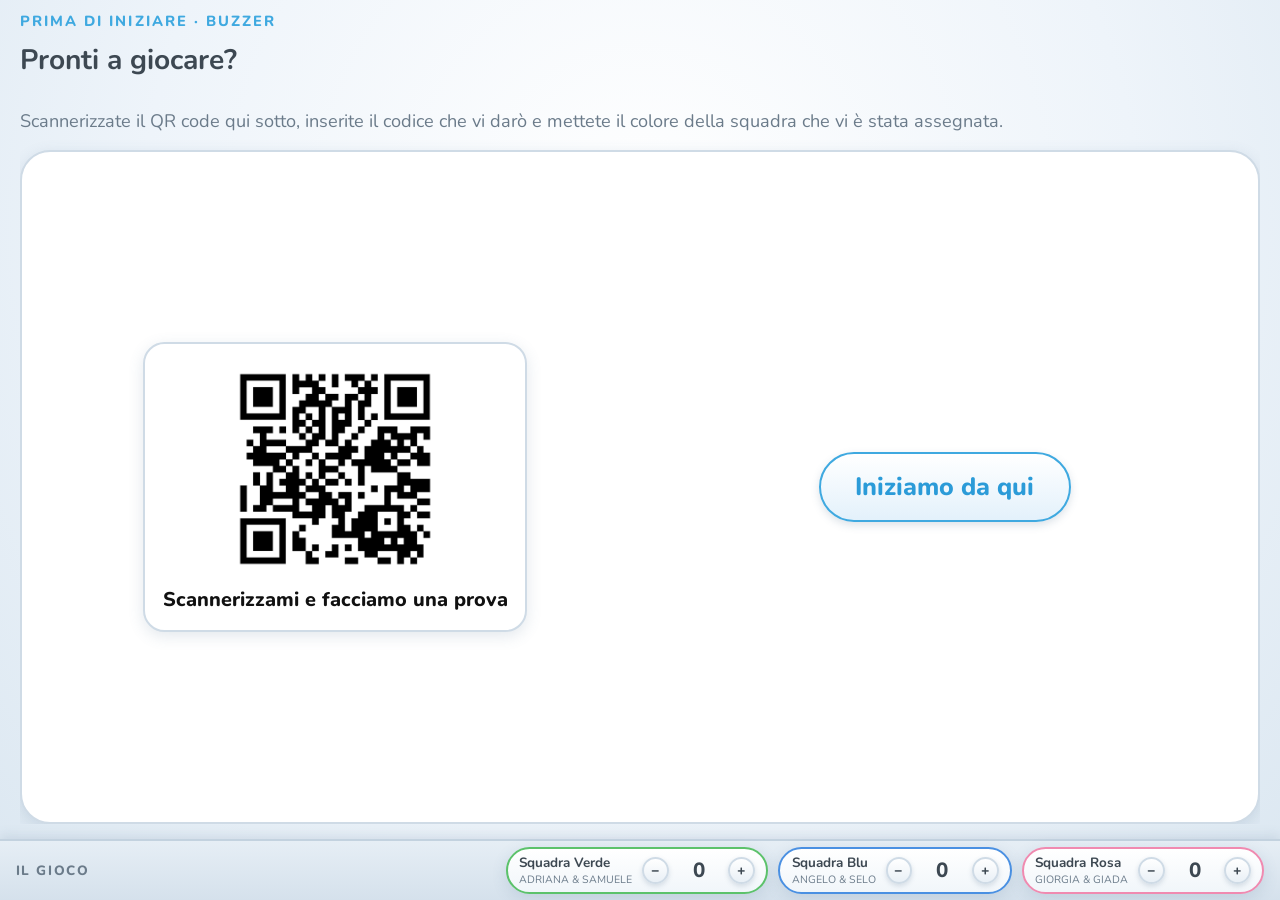
<file: index.html>
<!DOCTYPE html>
<html lang="it">
<head>
  <meta charset="UTF-8" />
  <meta name="viewport" content="width=device-width, initial-scale=1.0" />
  <title>Game Show</title>
  <link rel="stylesheet" href="style.css" />
</head>
<body>

  <!-- SEGNAPUNTI IN ALTO (il titolo del gioco appare solo a fine presentazione) -->
  <header class="topbar">
    <div class="brand" id="top-brand">IL GIOCO</div>

    <div class="teams">
      <div class="team-card team-green">
        <div>
          <div class="team-name" id="hud-name-green">Squadra Verde</div>
          <div class="team-members" id="hud-members-green">Adriana &amp; Samuele</div>
        </div>
        <div class="score-box">
          <button type="button" onclick="adjustScore('green', -100)">−</button>
          <span id="score-green">0</span>
          <button type="button" onclick="adjustScore('green', 100)">+</button>
        </div>
      </div>

      <div class="team-card team-blue">
        <div>
          <div class="team-name" id="hud-name-blue">Squadra Blu</div>
          <div class="team-members" id="hud-members-blue">Angelo &amp; Selo</div>
        </div>
        <div class="score-box">
          <button type="button" onclick="adjustScore('blue', -100)">−</button>
          <span id="score-blue">0</span>
          <button type="button" onclick="adjustScore('blue', 100)">+</button>
        </div>
      </div>

      <div class="team-card team-pink">
        <div>
          <div class="team-name" id="hud-name-pink">Squadra Rosa</div>
          <div class="team-members" id="hud-members-pink">Giorgia &amp; Giada</div>
        </div>
        <div class="score-box">
          <button type="button" onclick="adjustScore('pink', -100)">−</button>
          <span id="score-pink">0</span>
          <button type="button" onclick="adjustScore('pink', 100)">+</button>
        </div>
      </div>
    </div>
  </header>

  <main class="stage">

    <!-- SCHERMATA 0: LOBBY + BUZZER QR -->
    <section id="screen-lobby" class="screen is-active">
      <div class="eyebrow">PRIMA DI INIZIARE · BUZZER</div>
      <h1>Pronti a giocare?</h1>
      <p class="lead">
        Scannerizzate il QR code qui sotto, inserite il codice che vi darò e mettete il colore della squadra che vi è stata assegnata.
      </p>

      <div class="lobby-grid">
        <div class="qr-box">
          <img id="buzzer-qr-img" alt="QR Code Buzzer" />
          <div id="buzzer-qr-caption" class="qr-caption"></div>
        </div>

        <div class="lobby-controls">
          <button type="button" class="btn-primary big-btn" onclick="goToScreen('screen-music')">
            Iniziamo da qui
          </button>
        </div>
      </div>
    </section>

    <!-- SCHERMATA 1: ROUND MUSICALE -->
    <section id="screen-music" class="screen">
      <div class="eyebrow">ROUND 01 · INDOVINA LE 6 CANZONI</div>
      <h1>Scopriamo le 6 categorie</h1>
      <p class="lead">
        State per ascoltare un medley di 6 brani: indovinate ogni canzone per guadagnare <strong>100 punti</strong> a brano e svelare così le 6 categorie del gioco.
      </p>

      <div class="master-audio-box">
        <audio id="music-round-player" controls preload="auto"></audio>
      </div>

      <div id="music-grid" class="music-grid"></div>

      <div class="music-hook-strip" id="music-hook-strip">
        <span class="callout-inline" id="pre-know-cats">Ma ora che sappiamo quali siano le categorie,</span>
        <span class="question-inline" id="pre-what-game">a cosa giochiamo?</span>
      </div>

      <div class="actions-bar">
        <button type="button" class="btn-secondary" onclick="goToScreen('screen-lobby')">
          ← Lobby
        </button>
        <button type="button" class="btn-primary" onclick="goToScreen('screen-intro')">
          Avanti: Presentazione →
        </button>
      </div>
    </section>

    <!-- SCHERMATA 2: PRESENTAZIONE ANIMATA -->
    <section id="screen-intro" class="screen">
      <div class="intro-toolbar">
        <div class="sync-pill">
          <span id="sync-status">Sincronizzato all'audio</span>
          <span id="intro-clock" class="clock">00:00 / 01:46</span>
        </div>

        <div class="toolbar-buttons">
          <button type="button" class="btn-secondary" onclick="prevIntroScene()">← Indietro</button>
          <button type="button" class="btn-primary" onclick="nextIntroScene()">Avanti →</button>
          <button type="button" class="btn-secondary" onclick="restartIntroScene()">↻ Ricomincia</button>
          <button type="button" class="btn-primary" onclick="unlockGameTitle(); goToScreen('screen-rules')">Regolamento →</button>
        </div>
      </div>

      <div id="intro-notice" class="notice"></div>

      <div class="cinema-box" id="cinema-box">

        <!-- SCENA 1: Format + 3 colonne -->
        <div class="scene" data-scene="1">
          <div class="squads-columns">
            <div class="col-slot slot-green" id="slot-green">
              <div class="q-mark">?</div>
              <div class="team-reveal-title" id="title-green">SQUADRA VERDE</div>
              <div class="players-split" id="players-green">
                <div class="player-box" id="p-green-1">ADRIANA</div>
                <div class="player-box" id="p-green-2">SAMUELE</div>
              </div>
            </div>

            <div class="col-slot slot-blue" id="slot-blue">
              <div class="q-mark">?</div>
              <div class="team-reveal-title" id="title-blue">SQUADRA BLU</div>
              <div class="players-split" id="players-blue">
                <div class="player-box" id="p-blue-1">ANGELO</div>
                <div class="player-box" id="p-blue-2">SELO</div>
              </div>
            </div>

            <div class="col-slot slot-pink" id="slot-pink">
              <div class="q-mark">?</div>
              <div class="team-reveal-title" id="title-pink">SQUADRA ROSA</div>
              <div class="players-split" id="players-pink">
                <div class="player-box" id="p-pink-1">GIORGIA</div>
                <div class="player-box" id="p-pink-2">GIADA</div>
              </div>
            </div>
          </div>

          <div class="format-banner">Da un format di <strong>La Sedia a 2 Gambe</strong></div>
        </div>

        <!-- SCENA 2: Notaio Martina -->
        <div class="scene center-scene" data-scene="2">
          <div class="notary-card" id="notary-card">
            <div class="notary-kicker">CON LA PARTECIPAZIONE STRAORDINARIA DI:</div>
            <div class="notary-name" id="notary-name">MARTINA COME NOTAIA</div>
          </div>
        </div>

        <!-- SCENA 3: Amichevole -> Malevolo Forre + Logo immagine + Titolo finale -->
        <div class="scene center-scene" data-scene="3">
          <div class="title-reveal" id="main-game-title">
            <div class="erm-title" id="final-game-title">ERM, ACTUALLY!</div>
            <img id="game-logo-img" class="game-logo-img" alt="Logo Erm, Actually!" />
          </div>
          <div class="host-banner" id="host-banner">
            Presentato dal vostro <span id="host-adj" class="adj-friendly">amichevole</span> <span id="host-name">Forre</span> di quartiere.
          </div>
        </div>

      </div>
    </section>

    <!-- SCHERMATA 3: REGOLAMENTO -->
    <section id="screen-rules" class="screen">
      <div class="eyebrow" id="rules-eyebrow">IL REGOLAMENTO</div>
      <h1>Pronti a scovare gli errori?</h1>

      <div class="rules-panel rules-panel-full">
        <ul class="rules-list rules-list-full" id="rules-list"></ul>
      </div>

      <div class="actions-bar">
        <button type="button" class="btn-secondary" onclick="goToScreen('screen-intro')">← Torna alla Presentazione</button>
        <button type="button" class="btn-primary" onclick="goToScreen('screen-example')">Avanti: Vedi l'Esempio →</button>
      </div>
    </section>

    <!-- SCHERMATA 4: ESEMPIO DEDICATO (LA DIVINA COMMEDIA) -->
    <section id="screen-example" class="screen">
      <div class="example-header">
        <div>
          <div class="eyebrow">L'ESEMPIO · PROVA SUL CAMPO</div>
          <h1 class="example-title" id="example-title">La Divina Commedia</h1>
        </div>
        <div class="example-controls">
          <button type="button" class="btn-secondary" onclick="prevExampleStep()">← Indietro</button>
          <button type="button" class="btn-primary" onclick="nextExampleStep()">Passo successivo →</button>
          <button type="button" class="btn-secondary" onclick="resetExampleSteps()">↻ Ricomincia</button>
        </div>
      </div>

      <div class="example-section example-section-full" id="example-section">
        <div class="example-players-bar" id="example-players-bar"></div>

        <div class="example-passage-box example-passage-box-full" id="example-passage"></div>

        <div class="example-event-card" id="example-event-card"></div>

        <div class="example-final-banner" id="example-final-banner"></div>
      </div>

      <div class="actions-bar">
        <button type="button" class="btn-secondary" onclick="goToScreen('screen-rules')">← Torna al Regolamento</button>
        <button type="button" class="btn-primary" onclick="goToScreen('screen-board')">Vai alla Lobby Livelli →</button>
      </div>
    </section>

    <!-- SCHERMATA 5: LOBBY LIVELLI (TABELLONE CATEGORIE E PUNTEGGI) -->
    <section id="screen-board" class="screen">
      <div class="board-header">
        <div>
          <div class="eyebrow">LOBBY LIVELLI · SCEGLI CATEGORIA E DIFFICOLTÀ</div>
          <h1 class="board-title">Tabellone delle Categorie</h1>
        </div>
        <div class="audio-status-badge" id="game-music-status">Musica di gioco: attiva in loop</div>
      </div>

      <div class="board-grid" id="board-grid"></div>

      <div class="board-footer">
        <button type="button" class="btn-secondary" onclick="goToScreen('screen-example')">← Esempio</button>
        <button type="button" class="btn-primary giro-btn" onclick="goToScreen('screen-finale')">
          IL GIRO DI BOA →
        </button>
      </div>
    </section>

    <!-- SCHERMATA 6: LIVELLO ATTIVO -->
    <section id="screen-level" class="screen">
      <div class="level-header">
        <div>
          <div class="eyebrow" id="level-eyebrow">CATEGORIA · PUNTI</div>
          <h1 class="level-title" id="level-title">Titolo Livello</h1>
        </div>
        <div class="level-header-actions">
          <button type="button" class="btn-primary" id="toggle-correction-btn" onclick="toggleLevelCorrection()">
            Mostra Correzione
          </button>
          <button type="button" class="btn-secondary" id="toggle-played-btn" onclick="toggleCurrentLevelPlayed()">
            Segna come giocato
          </button>
          <button type="button" class="btn-secondary" onclick="goToScreen('screen-board')">
            ← Lobby Livelli
          </button>
        </div>
      </div>

      <div class="level-body">
        <div class="level-mode-banner" id="level-mode-banner">TESTO DA LEGGERE (3 ERRORI NASCOSTI)</div>
        <div class="level-text-box" id="level-text-box"></div>
        <div class="level-quick-points" id="level-quick-points"></div>
      </div>
    </section>

    <!-- SCHERMATA 7: IL GIRO DI BOA (SENZA MUSICA DI GIOCO) -->
    <section id="screen-finale" class="screen">
      <div class="level-header">
        <div>
          <div class="eyebrow">L'ULTIMA DOMANDA · IL GIRO DI BOA</div>
          <h1 class="level-title" id="finale-title">Mitologia</h1>
        </div>
        <div class="level-header-actions">
          <span class="finale-timer" id="finale-timer-display">00:30</span>
          <button type="button" class="btn-secondary" onclick="startFinaleTimer()">▶ Avvia 30s</button>
          <button type="button" class="btn-secondary" onclick="resetFinaleTimer()">↺ Reset</button>
          <button type="button" class="btn-primary" id="toggle-finale-correction-btn" onclick="toggleFinaleCorrection()">
            Mostra Correzione Giro di Boa
          </button>
          <button type="button" class="btn-secondary" onclick="goToScreen('screen-board')">
            ← Lobby Livelli
          </button>
        </div>
      </div>

      <div class="level-body">
        <div class="finale-rules-box" id="finale-rules-box"></div>
        <div class="level-mode-banner" id="finale-mode-banner">CATEGORIA: MITOLOGIA — 1 SOLO ERRORE NASCOSTO</div>
        <div class="level-text-box" id="finale-text-box"></div>
      </div>
    </section>

  </main>

  <script src="script.js"></script>
</body>
</html>
</file>
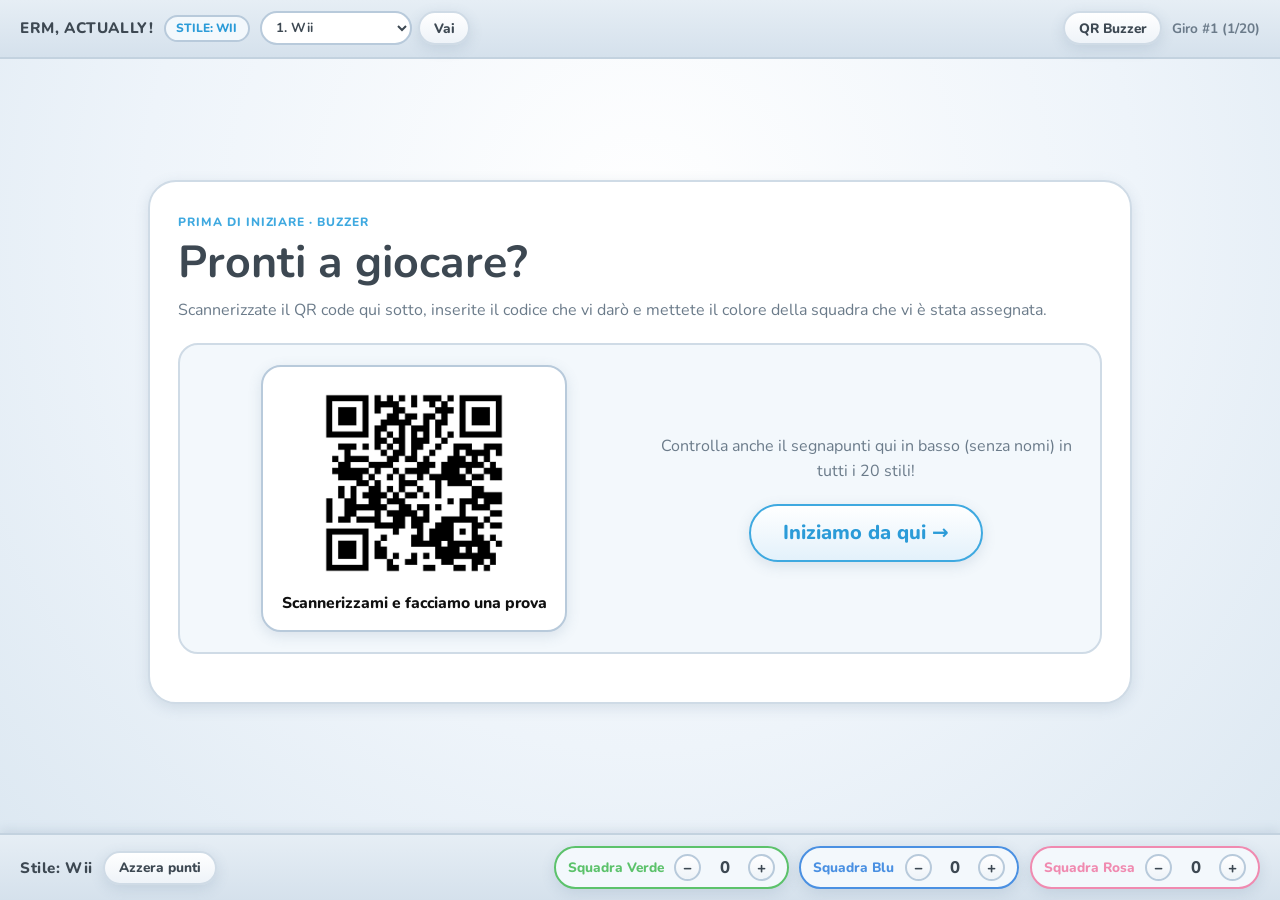
<file: campionariocompleto/index.html>
<!DOCTYPE html>
<html lang="it">
<head>
  <meta charset="UTF-8" />
  <meta name="viewport" content="width=device-width, initial-scale=1.0" />
  <title>Erm, Actually! — 20 stili (01 Wii → 20 Cyberpunk)</title>
  <link rel="preconnect" href="https://fonts.googleapis.com" />
  <link rel="preconnect" href="https://fonts.gstatic.com" crossorigin />
  <link href="https://fonts.googleapis.com/css2?family=Chakra+Petch:wght@500;600;700&family=Exo+2:wght@500;700;800;900&family=Fredoka:wght@500;600;700&family=IBM+Plex+Mono:wght@500;700&family=Nunito:wght@600;700;800;900&family=Plus+Jakarta+Sans:wght@500;600;700;800&family=Quicksand:wght@600;700&family=Space+Grotesk:wght@700;800&family=Space+Mono:wght@400;700&family=VT323&display=swap" rel="stylesheet" />
  <style>
    /* 1. STILE WII */
    #app,
    #app.theme-wii {
      --font-main: "Nunito", "Varela Round", "Segoe UI", system-ui, sans-serif;
      --font-display: var(--font-main);
      --bg-body: radial-gradient(ellipse at 50% 25%, #ffffff 0%, #eef4fa 55%, #dbe7f1 100%) fixed;
      --bg-size: auto;
      --bg-surface: #ffffff;
      --bg-elevated: #f3f8fc;
      --bg-panel-soft: #f6fafd;
      --text-main: #3d4852;
      --text-muted: #6b7b8a;
      --accent-gold: #2b9bd8;
      --accent-cyan: #3fa9e0;
      --eyebrow-bg: transparent;
      --eyebrow-color: var(--accent-cyan);
      --eyebrow-border: none;
      --eyebrow-shadow: none;
      --eyebrow-padding: 0;
      --eyebrow-radius: 0;
      --pink: #f08ab0;
      --green: #5cc26b;
      --blue: #4a90e2;
      --danger: #e0443e;
      --success: #2eaa5c;
      --border-subtle: #cfdbe6;
      --border-strong: #b8cadb;
      --border-w: 0.125rem;
      --panel-radius: 1.75rem;
      --card-radius: 1.25rem;
      --pill-radius: 62.4375rem;
      --topbar-bg: linear-gradient(#e6eef5, #d5e1ec);
      --topbar-border: #c3d2df;
      --topbar-shadow: 0 -3px 0.625rem rgba(80, 110, 140, 0.15);
      --btn-primary-bg: linear-gradient(#ffffff, #e3f1fb);
      --btn-primary-color: #2b9bd8;
      --btn-primary-border: #3fa9e0;
      --btn-secondary-bg: linear-gradient(#ffffff, #eef3f8);
      --btn-secondary-color: #3d4852;
      --btn-secondary-border: #cfdbe6;
      --card-shadow: 0 0.25rem 0.875rem rgba(80, 110, 140, 0.16);
      --card-shadow-hover: 0 0 0 0.1875rem rgba(63, 169, 224, 0.35), 0 0.5rem 1.125rem rgba(80, 110, 140, 0.25);
      --panel-shadow: var(--card-shadow);
      --title-shadow: none;
      --panel-blur: none;
      --btn-gloss-display: none;
      --btn-gloss-before-display: none;
      --rings-display: none;
      --honey-bubbles-display: none;
      --crt-display: none;
    }

    /* 2. STILE DORFIC CHIARO */
    #app.theme-dorfic-chiaro {
      --font-main: "Plus Jakarta Sans", "Nunito", "Segoe UI", system-ui, sans-serif;
      --font-display: var(--font-main);
      --bg-body: radial-gradient(circle at 78% 22%, rgba(255, 138, 24, 0.24) 0%, rgba(255, 138, 24, 0.06) 28%, transparent 52%), radial-gradient(circle at 18% 85%, rgba(255, 122, 0, 0.14) 0%, transparent 45%), linear-gradient(165deg, #f8fafc 0%, #eef2f6 52%, #e4eaf1 100%) fixed;
      --bg-size: auto;
      --bg-surface: rgba(255, 255, 255, 0.88);
      --bg-elevated: #ffffff;
      --bg-panel-soft: #f2f5f9;
      --text-main: #18202c;
      --text-muted: #5b687b;
      --accent-cyan: #d95300;
      --accent-gold: #d95300;
      --eyebrow-bg: transparent;
      --eyebrow-color: var(--accent-cyan);
      --eyebrow-border: none;
      --eyebrow-shadow: none;
      --eyebrow-padding: 0;
      --eyebrow-radius: 0;
      --pink: #e11d67;
      --green: #15803d;
      --blue: #1d4ed8;
      --danger: #dc2626;
      --success: #15803d;
      --border-subtle: rgba(24, 32, 44, 0.14);
      --border-strong: rgba(255, 106, 0, 0.42);
      --border-w: 0.125rem;
      --panel-radius: 1.5rem;
      --card-radius: 1.125rem;
      --pill-radius: 62.4375rem;
      --topbar-bg: rgba(255, 255, 255, 0.92);
      --topbar-border: rgba(24, 32, 44, 0.14);
      --topbar-shadow: 0 -6px 24px rgba(24, 32, 44, 0.08);
      --btn-primary-bg: linear-gradient(180deg, #ff851b 0%, #ea580c 100%);
      --btn-primary-color: #ffffff;
      --btn-primary-border: #c2410c;
      --btn-secondary-bg: #ffffff;
      --btn-secondary-color: #18202c;
      --btn-secondary-border: rgba(24, 32, 44, 0.18);
      --card-shadow: 0 10px 28px rgba(24, 32, 44, 0.08), inset 0 1px 0 rgba(255, 255, 255, 0.9);
      --card-shadow-hover: 0 14px 34px rgba(255, 106, 0, 0.18), 0 0 0 3px rgba(255, 122, 0, 0.22);
      --panel-shadow: var(--card-shadow);
      --title-shadow: none;
      --panel-blur: blur(10px);
      --btn-gloss-display: none;
      --btn-gloss-before-display: none;
      --rings-display: block;
      --rings-bg: radial-gradient(circle, transparent 62%, rgba(255, 122, 0, 0.35) 64%, rgba(255, 122, 0, 0.12) 69%, transparent 72%) 0 0 / 8rem 8rem no-repeat;
      --honey-bubbles-display: none;
      --crt-display: none;
    }

    /* 3. STILE COTTAGE MINT */
    #app.theme-cottage-mint {
      --font-main: "Plus Jakarta Sans", "Segoe UI", system-ui, sans-serif;
      --font-display: var(--font-main);
      --bg-body: radial-gradient(ellipse at 14% 12%, rgba(188, 228, 208, 0.65) 0%, transparent 50%), radial-gradient(ellipse at 88% 18%, rgba(246, 214, 196, 0.52) 0%, transparent 48%), linear-gradient(180deg, #f5fbf7 0%, #eaf5ef 58%, #e4efe9 100%) fixed;
      --bg-size: auto;
      --bg-surface: rgba(255, 253, 249, 0.92);
      --bg-elevated: rgba(243, 250, 246, 0.97);
      --bg-panel-soft: #f6fafd;
      --text-main: #21362d;
      --text-muted: #5d786c;
      --accent-gold: #2b7a5b;
      --accent-cyan: #c96a4b;
      --eyebrow-bg: transparent;
      --eyebrow-color: var(--accent-cyan);
      --eyebrow-border: none;
      --eyebrow-shadow: none;
      --eyebrow-padding: 0;
      --eyebrow-radius: 0;
      --pink: #d47a6a;
      --green: #2d8a62;
      --blue: #467d8c;
      --danger: #c44536;
      --success: #267d57;
      --border-subtle: rgba(84, 134, 112, 0.34);
      --border-strong: #9fb3c8;
      --border-w: 0.125rem;
      --panel-radius: 1.5rem;
      --card-radius: 1.15rem;
      --pill-radius: 62.4375rem;
      --topbar-bg: var(--bg-elevated);
      --topbar-border: var(--border-subtle);
      --topbar-shadow: 0 0.15rem 0.6rem rgba(0, 0, 0, 0.08);
      --btn-primary-bg: var(--bg-elevated);
      --btn-primary-color: var(--accent-gold);
      --btn-primary-border: var(--accent-cyan);
      --btn-secondary-bg: var(--bg-surface);
      --btn-secondary-color: var(--text-main);
      --btn-secondary-border: var(--border-strong);
      --card-shadow: 0 0.35rem 1.05rem rgba(33, 54, 45, 0.09);
      --card-shadow-hover: 0 0 0 0.16rem rgba(201, 106, 75, 0.25), 0 0.55rem 1.3rem rgba(33, 54, 45, 0.14);
      --panel-shadow: var(--card-shadow);
      --title-shadow: none;
      --panel-blur: none;
      --btn-gloss-display: none;
      --btn-gloss-before-display: none;
      --rings-display: none;
      --honey-bubbles-display: none;
      --crt-display: none;
    }

    /* 4. STILE FRUTIGER AERO */
    #app.theme-frutiger-aero {
      --font-main: "Exo 2", "Segoe UI", system-ui, sans-serif;
      --font-display: var(--font-main);
      --bg-body: radial-gradient(ellipse at 75% 12%, rgba(255, 255, 255, 0.88) 0%, rgba(224, 249, 255, 0.45) 35%, transparent 65%), linear-gradient(155deg, #c6f6ff 0%, #8be8a8 52%, #35a7e2 100%) fixed;
      --bg-size: auto;
      --bg-surface: rgba(255, 255, 255, 0.68);
      --bg-elevated: rgba(255, 255, 255, 0.84);
      --bg-panel-soft: rgba(235, 251, 255, 0.82);
      --text-main: #08324a;
      --text-muted: #245d7a;
      --accent-cyan: #0077c8;
      --accent-gold: #0b6f3b;
      --eyebrow-bg: transparent;
      --eyebrow-color: var(--accent-cyan);
      --eyebrow-border: none;
      --eyebrow-shadow: none;
      --eyebrow-padding: 0;
      --eyebrow-radius: 0;
      --pink: #d9267a;
      --green: #169c3e;
      --blue: #0077cc;
      --danger: #cf1d37;
      --success: #118a38;
      --border-subtle: rgba(255, 255, 255, 0.9);
      --border-strong: rgba(0, 132, 206, 0.55);
      --border-w: 0.125rem;
      --panel-radius: 1.65rem;
      --card-radius: 1.25rem;
      --pill-radius: 62.4375rem;
      --topbar-bg: linear-gradient(180deg, rgba(255, 255, 255, 0.92) 0%, rgba(196, 242, 255, 0.88) 100%);
      --topbar-border: rgba(255, 255, 255, 0.95);
      --topbar-shadow: 0 -0.25rem 1.1rem rgba(14, 96, 148, 0.22);
      --btn-primary-bg: linear-gradient(180deg, #7be8ff 0%, #1ba1e2 52%, #0d78b8 100%);
      --btn-primary-color: #ffffff;
      --btn-primary-border: rgba(255, 255, 255, 0.95);
      --btn-secondary-bg: linear-gradient(180deg, #ffffff 0%, #dff5ff 100%);
      --btn-secondary-color: #08324a;
      --btn-secondary-border: rgba(255, 255, 255, 0.95);
      --card-shadow: inset 0 0.08rem 0 rgba(255, 255, 255, 0.95), 0 0.45rem 1.2rem rgba(10, 82, 128, 0.2);
      --card-shadow-hover: inset 0 0.08rem 0 rgba(255, 255, 255, 1), 0 0 0 0.2rem rgba(92, 224, 255, 0.55), 0 0.65rem 1.4rem rgba(10, 82, 128, 0.3);
      --panel-shadow: var(--card-shadow);
      --title-shadow: none;
      --panel-blur: blur(12px);
      --btn-gloss-display: block;
      --btn-gloss-before-display: none;
      --rings-display: none;
      --honey-bubbles-display: none;
      --crt-display: none;
    }

    /* 5. STILE UNICORN */
    #app.theme-unicorn {
      --font-main: "Plus Jakarta Sans", "Segoe UI", system-ui, sans-serif;
      --font-display: var(--font-main);
      --bg-body: radial-gradient(ellipse at 18% 12%, rgba(255, 166, 216, 0.45) 0%, transparent 48%), radial-gradient(ellipse at 85% 18%, rgba(118, 226, 245, 0.42) 0%, transparent 48%), linear-gradient(180deg, #fbf6ff 0%, #efe4ff 55%, #e5f3ff 100%) fixed;
      --bg-size: auto;
      --bg-surface: rgba(255, 250, 255, 0.88);
      --bg-elevated: rgba(248, 238, 255, 0.96);
      --bg-panel-soft: #f6fafd;
      --text-main: #24183d;
      --text-muted: #6c598c;
      --accent-gold: #c4289b;
      --accent-cyan: #009ec2;
      --eyebrow-bg: transparent;
      --eyebrow-color: var(--accent-cyan);
      --eyebrow-border: none;
      --eyebrow-shadow: none;
      --eyebrow-padding: 0;
      --eyebrow-radius: 0;
      --pink: #e65ca8;
      --green: #1ea885;
      --blue: #5865f2;
      --danger: #d92b6b;
      --success: #169c77;
      --border-subtle: rgba(164, 126, 214, 0.42);
      --border-strong: #9fb3c8;
      --border-w: 0.125rem;
      --panel-radius: 1.5rem;
      --card-radius: 1.15rem;
      --pill-radius: 62.4375rem;
      --topbar-bg: var(--bg-elevated);
      --topbar-border: var(--border-subtle);
      --topbar-shadow: 0 0.15rem 0.6rem rgba(0, 0, 0, 0.08);
      --btn-primary-bg: var(--bg-elevated);
      --btn-primary-color: var(--accent-gold);
      --btn-primary-border: var(--accent-cyan);
      --btn-secondary-bg: var(--bg-surface);
      --btn-secondary-color: var(--text-main);
      --btn-secondary-border: var(--border-strong);
      --card-shadow: 0 0.25rem 0.9rem rgba(25, 40, 60, 0.14);
      --card-shadow-hover: 0 0.25rem 0.9rem rgba(25, 40, 60, 0.14);
      --panel-shadow: var(--card-shadow);
      --title-shadow: none;
      --panel-blur: none;
      --btn-gloss-display: none;
      --btn-gloss-before-display: none;
      --rings-display: none;
      --honey-bubbles-display: none;
      --crt-display: none;
    }
    /* 6. STILE CARTOON */
    #app.theme-cartoon {
      --font-main: "Plus Jakarta Sans", "Space Grotesk", system-ui, sans-serif;
      --font-display: "Space Grotesk", "Plus Jakarta Sans", sans-serif;
      --bg-body: radial-gradient(circle at 12% 15%, rgba(230, 168, 46, 0.22), transparent 36%), radial-gradient(circle at 88% 18%, rgba(61, 139, 110, 0.16), transparent 38%), radial-gradient(circle at 75% 85%, rgba(217, 107, 67, 0.18), transparent 40%), linear-gradient(170deg, #fffaf0 0%, #f8ebd4 100%) fixed;
      --bg-size: auto;
      --bg-surface: #fffdf7;
      --bg-elevated: #fff8ea;
      --bg-panel-soft: #ffffff;
      --text-main: #2b2118;
      --text-muted: #5c4938;
      --accent-cyan: #3d8b6e;
      --accent-gold: #d96b43;
      --eyebrow-bg: #e6a82e;
      --eyebrow-color: #2b2118;
      --eyebrow-border: 0.125rem solid #2b2118;
      --eyebrow-shadow: none;
      --eyebrow-padding: 0.16rem 0.7rem;
      --eyebrow-radius: 62.4375rem;
      --pink: #c94a7c;
      --green: #3d8b6e;
      --blue: #3b82a6;
      --danger: #c83e37;
      --success: #3d8b6e;
      --border-subtle: #2b2118;
      --border-strong: #2b2118;
      --border-w: 0.15625rem;
      --panel-radius: 1.5rem;
      --card-radius: 1.25rem;
      --pill-radius: 62.4375rem;
      --topbar-bg: #fff8ea;
      --topbar-border: #2b2118;
      --topbar-shadow: 0 -0.25rem 0 #2b2118;
      --btn-primary-bg: #d96b43;
      --btn-primary-color: #ffffff;
      --btn-primary-border: #2b2118;
      --btn-secondary-bg: #ffffff;
      --btn-secondary-color: #2b2118;
      --btn-secondary-border: #2b2118;
      --card-shadow: 0.25rem 0.3125rem 0 #2b2118;
      --card-shadow-hover: 0.3125rem 0.4375rem 0 #2b2118;
      --panel-shadow: var(--card-shadow);
      --title-shadow: 0.125rem 0.1875rem 0 #e6a82e;
      --panel-blur: none;
      --btn-gloss-display: none;
      --btn-gloss-before-display: none;
      --rings-display: none;
      --honey-bubbles-display: none;
      --crt-display: none;
    }

    /* 7. STILE FRUTIGER AQUA */
    #app.theme-frutiger-aqua {
      --font-main: "Quicksand", "Segoe UI", system-ui, sans-serif;
      --font-display: var(--font-main);
      --bg-body: radial-gradient(circle at 18% 22%, rgba(164, 250, 255, 0.72) 0%, transparent 45%), radial-gradient(circle at 82% 78%, rgba(80, 225, 235, 0.55) 0%, transparent 48%), linear-gradient(180deg, #63d8ec 0%, #249ec4 55%, #116b94 100%) fixed;
      --bg-size: auto;
      --bg-surface: rgba(235, 253, 255, 0.74);
      --bg-elevated: rgba(255, 255, 255, 0.88);
      --bg-panel-soft: rgba(214, 249, 255, 0.84);
      --text-main: #06384d;
      --text-muted: #1b617d;
      --accent-cyan: #006c96;
      --accent-gold: #095c7a;
      --eyebrow-bg: transparent;
      --eyebrow-color: var(--accent-cyan);
      --eyebrow-border: none;
      --eyebrow-shadow: none;
      --eyebrow-padding: 0;
      --eyebrow-radius: 0;
      --pink: #c92a76;
      --green: #0e8f5c;
      --blue: #0072b5;
      --danger: #c7253e;
      --success: #0d8a57;
      --border-subtle: rgba(255, 255, 255, 0.88);
      --border-strong: rgba(28, 152, 194, 0.55);
      --border-w: 0.125rem;
      --panel-radius: 1.85rem;
      --card-radius: 1.4rem;
      --pill-radius: 62.4375rem;
      --topbar-bg: linear-gradient(180deg, rgba(240, 254, 255, 0.92) 0%, rgba(159, 236, 248, 0.9) 100%);
      --topbar-border: rgba(255, 255, 255, 0.95);
      --topbar-shadow: 0 -0.25rem 1.2rem rgba(7, 74, 107, 0.28);
      --btn-primary-bg: linear-gradient(180deg, #9ef6ff 0%, #26b8de 55%, #0c82ad 100%);
      --btn-primary-color: #ffffff;
      --btn-primary-border: rgba(255, 255, 255, 0.95);
      --btn-secondary-bg: linear-gradient(180deg, #ffffff 0%, #d2f5fc 100%);
      --btn-secondary-color: #06384d;
      --btn-secondary-border: rgba(255, 255, 255, 0.92);
      --card-shadow: inset 0 0.1rem 0 rgba(255, 255, 255, 0.95), 0 0.45rem 1.15rem rgba(6, 77, 110, 0.24);
      --card-shadow-hover: inset 0 0.1rem 0 rgba(255, 255, 255, 1), 0 0 0 0.2rem rgba(158, 246, 255, 0.6), 0 0.65rem 1.35rem rgba(6, 77, 110, 0.34);
      --panel-shadow: var(--card-shadow);
      --title-shadow: none;
      --panel-blur: blur(10px);
      --btn-gloss-display: none;
      --btn-gloss-before-display: none;
      --rings-display: none;
      --honey-bubbles-display: none;
      --crt-display: none;
    }

    /* 8. STILE FRUTIGER HONEY */
    #app.theme-frutiger-honey {
      --font-main: "Plus Jakarta Sans", "Segoe UI", system-ui, sans-serif;
      --font-display: "Space Grotesk", "Plus Jakarta Sans", sans-serif;
      --bg-body: radial-gradient(circle at 12% 14%, rgba(255, 149, 0, 0.34), transparent 34%), radial-gradient(circle at 86% 16%, rgba(56, 189, 248, 0.28), transparent 36%), radial-gradient(circle at 75% 82%, rgba(251, 146, 60, 0.28), transparent 42%), radial-gradient(circle at 22% 84%, rgba(52, 211, 153, 0.18), transparent 38%), linear-gradient(165deg, #fffaf3 0%, #ffedd5 46%, #e0f2fe 100%) fixed;
      --bg-size: auto;
      --bg-surface: rgba(255, 255, 255, 0.72);
      --bg-elevated: rgba(255, 255, 255, 0.88);
      --bg-panel-soft: rgba(255, 255, 255, 0.94);
      --text-main: #182232;
      --text-muted: #3b4d66;
      --accent-cyan: #0284c7;
      --accent-gold: #c2410c;
      --eyebrow-bg: linear-gradient(180deg, rgba(255, 255, 255, 0.92), rgba(255, 237, 213, 0.85));
      --eyebrow-color: #c2410c;
      --eyebrow-border: 1px solid rgba(255, 149, 0, 0.4);
      --eyebrow-shadow: inset 0 1px 0 #ffffff, 0 2px 8px rgba(234, 88, 12, 0.1);
      --eyebrow-padding: 0.18rem 0.7rem;
      --eyebrow-radius: 999px;
      --pink: #db2777;
      --green: #059669;
      --blue: #0284c7;
      --danger: #dc2626;
      --success: #15803d;
      --border-subtle: rgba(255, 255, 255, 0.85);
      --border-strong: rgba(255, 107, 0, 0.45);
      --border-w: 0.1rem;
      --panel-radius: 1.85rem;
      --card-radius: 1.45rem;
      --pill-radius: 62.4375rem;
      --topbar-bg: linear-gradient(180deg, rgba(255, 255, 255, 0.88) 0%, rgba(255, 243, 224, 0.82) 100%);
      --topbar-border: rgba(255, 255, 255, 0.95);
      --topbar-shadow: 0 -8px 26px rgba(194, 65, 12, 0.14), inset 0 1px 0 rgba(255, 149, 0, 0.35);
      --btn-primary-bg: linear-gradient(180deg, #ffb84d 0%, #ff7300 52%, #ea580c 100%);
      --btn-primary-color: #ffffff;
      --btn-primary-border: #fed7aa;
      --btn-secondary-bg: linear-gradient(180deg, #ffffff 0%, #f1f5f9 100%);
      --btn-secondary-color: #182232;
      --btn-secondary-border: rgba(255, 255, 255, 0.95);
      --card-shadow: 0 12px 30px rgba(194, 65, 12, 0.14), 0 4px 12px rgba(15, 23, 42, 0.07), inset 0 1.5px 0 rgba(255, 255, 255, 0.95);
      --card-shadow-hover: 0 0 0 3px rgba(255, 122, 0, 0.28), 0 14px 32px rgba(234, 88, 12, 0.26), inset 0 1.5px 0 rgba(255, 255, 255, 0.98);
      --panel-shadow: var(--card-shadow);
      --title-shadow: none;
      --panel-blur: blur(16px) saturate(145%);
      --btn-gloss-display: none;
      --btn-gloss-before-display: block;
      --rings-display: none;
      --honey-bubbles-display: block;
      --crt-display: none;
    }

    /* 9. STILE SWISS BAUHAUS */
    #app.theme-swiss-bahuaus {
      --font-main: "Plus Jakarta Sans", "Segoe UI", system-ui, sans-serif;
      --font-display: var(--font-main);
      --bg-body: #eef4fa;
      --bg-size: auto;
      --bg-surface: #ffffff;
      --bg-elevated: #faf8f4;
      --bg-panel-soft: #f6fafd;
      --text-main: #111111;
      --text-muted: #525252;
      --accent-gold: #d62828;
      --accent-cyan: #005bb5;
      --eyebrow-bg: transparent;
      --eyebrow-color: var(--accent-cyan);
      --eyebrow-border: none;
      --eyebrow-shadow: none;
      --eyebrow-padding: 0;
      --eyebrow-radius: 0;
      --pink: #d62828;
      --green: #147a47;
      --blue: #005bb5;
      --danger: #b91c1c;
      --success: #147a47;
      --border-subtle: #111111;
      --border-strong: #9fb3c8;
      --border-w: 0.125rem;
      --panel-radius: 1.5rem;
      --card-radius: 1.15rem;
      --pill-radius: 62.4375rem;
      --topbar-bg: var(--bg-elevated);
      --topbar-border: var(--border-subtle);
      --topbar-shadow: 0 0.15rem 0.6rem rgba(0, 0, 0, 0.08);
      --btn-primary-bg: var(--bg-elevated);
      --btn-primary-color: var(--accent-gold);
      --btn-primary-border: var(--accent-cyan);
      --btn-secondary-bg: var(--bg-surface);
      --btn-secondary-color: var(--text-main);
      --btn-secondary-border: var(--border-strong);
      --card-shadow: 0 0.25rem 0.9rem rgba(25, 40, 60, 0.14);
      --card-shadow-hover: 0 0.25rem 0.9rem rgba(25, 40, 60, 0.14);
      --panel-shadow: var(--card-shadow);
      --title-shadow: none;
      --panel-blur: none;
      --btn-gloss-display: none;
      --btn-gloss-before-display: none;
      --rings-display: none;
      --honey-bubbles-display: none;
      --crt-display: none;
    }

    /* 10. STILE WEBCORE */
    #app.theme-webcore {
      --font-main: "Space Mono", "VT323", monospace;
      --font-display: var(--font-main);
      --bg-body: radial-gradient(circle at 15% 15%, rgba(255, 255, 255, 0.35), transparent 45%), repeating-linear-gradient(45deg, rgba(255, 255, 255, 0.08) 0px, rgba(255, 255, 255, 0.08) 2px, transparent 2px, transparent 8px), linear-gradient(180deg, #5f8696 0%, #456878 55%, #345160 100%) fixed;
      --bg-size: auto;
      --bg-surface: #c0c7d0;
      --bg-elevated: #cfd5dd;
      --bg-panel-soft: #ffffff;
      --text-main: #0b0f17;
      --text-muted: #3f4752;
      --accent-cyan: #000080;
      --accent-gold: #000080;
      --eyebrow-bg: linear-gradient(90deg, #000080 0%, #1084d0 100%);
      --eyebrow-color: #ffffff;
      --eyebrow-border: none;
      --eyebrow-shadow: 0.125rem 0.125rem 0 rgba(11, 15, 23, 0.35);
      --eyebrow-padding: 0.2rem 0.65rem;
      --eyebrow-radius: 0;
      --pink: #9d174d;
      --green: #14532d;
      --blue: #1e3a8a;
      --danger: #991b1b;
      --success: #14532d;
      --border-subtle: #7d8590;
      --border-strong: #444b54;
      --border-w: 0.125rem;
      --panel-radius: 0;
      --card-radius: 0;
      --pill-radius: 0;
      --topbar-bg: #c0c7d0;
      --topbar-border: #dfe4ea;
      --topbar-shadow: inset 0 0.125rem 0 #ffffff, 0 -0.15rem 0 #444b54;
      --btn-primary-bg: linear-gradient(180deg, #1084d0 0%, #000080 100%);
      --btn-primary-color: #ffffff;
      --btn-primary-border: #60a5fa;
      --btn-secondary-bg: #c0c7d0;
      --btn-secondary-color: #0b0f17;
      --btn-secondary-border: #dfe4ea;
      --card-shadow: inset 0.125rem 0.125rem 0 #ffffff, inset -0.125rem -0.125rem 0 #444b54, 0.125rem 0.125rem 0 rgba(11, 15, 23, 0.35);
      --card-shadow-hover: inset 0.125rem 0.125rem 0 #ffffff, inset -0.125rem -0.125rem 0 #444b54, 0.2rem 0.2rem 0 rgba(11, 15, 23, 0.45);
      --panel-shadow: inset 0.125rem 0.125rem 0 #dfe4ea, inset -0.125rem -0.125rem 0 #444b54, 0.2rem 0.2rem 0 rgba(11, 15, 23, 0.38);
      --title-shadow: none;
      --panel-blur: none;
      --btn-gloss-display: none;
      --btn-gloss-before-display: none;
      --rings-display: none;
      --honey-bubbles-display: none;
      --crt-display: none;
    }

    /* 11. STILE DORFIC */
    #app.theme-dorfic {
      --font-main: "Plus Jakarta Sans", "Nunito", "Segoe UI", system-ui, sans-serif;
      --font-display: var(--font-main);
      --bg-body: radial-gradient(circle at 80% 18%, rgba(255, 214, 153, 0.36) 0%, rgba(255, 138, 24, 0.14) 30%, transparent 56%), radial-gradient(circle at 16% 86%, rgba(255, 196, 120, 0.28) 0%, transparent 48%), linear-gradient(160deg, #ff851b 0%, #f96b08 52%, #e05200 100%) fixed;
      --bg-size: auto;
      --bg-surface: rgba(234, 88, 12, 0.88);
      --bg-elevated: #c2410c;
      --bg-panel-soft: rgba(154, 52, 18, 0.72);
      --text-main: #ffffff;
      --text-muted: rgba(255, 255, 255, 0.84);
      --accent-cyan: #ffedd5;
      --accent-gold: #ffffff;
      --eyebrow-bg: transparent;
      --eyebrow-color: #fff7ed;
      --eyebrow-border: none;
      --eyebrow-shadow: none;
      --eyebrow-padding: 0;
      --eyebrow-radius: 0;
      --pink: #ff6fa8;
      --green: #4ade80;
      --blue: #60a5fa;
      --danger: #ffe4e6;
      --success: #dcfce7;
      --border-subtle: rgba(255, 255, 255, 0.28);
      --border-strong: rgba(255, 255, 255, 0.72);
      --border-w: 0.125rem;
      --panel-radius: 1.5rem;
      --card-radius: 1.25rem;
      --pill-radius: 62.4375rem;
      --topbar-bg: rgba(154, 52, 18, 0.86);
      --topbar-border: rgba(255, 255, 255, 0.24);
      --topbar-shadow: 0 -0.375rem 1.5rem rgba(95, 28, 0, 0.32);
      --btn-primary-bg: linear-gradient(180deg, #ff7b00 0%, #c2410c 100%);
      --btn-primary-color: #ffffff;
      --btn-primary-border: #ffffff;
      --btn-secondary-bg: rgba(154, 52, 18, 0.84);
      --btn-secondary-color: #ffffff;
      --btn-secondary-border: rgba(255, 255, 255, 0.42);
      --card-shadow: 0 0.625rem 1.75rem rgba(105, 32, 0, 0.28), inset 0 0.0625rem 0 rgba(255, 255, 255, 0.28);
      --card-shadow-hover: 0 0.875rem 2.125rem rgba(90, 26, 0, 0.38), 0 0 0 0.1875rem rgba(255, 255, 255, 0.32);
      --panel-shadow: var(--card-shadow);
      --title-shadow: none;
      --panel-blur: blur(10px);
      --btn-gloss-display: none;
      --btn-gloss-before-display: none;
      --rings-display: block;
      --rings-bg: radial-gradient(circle, transparent 62%, rgba(255, 255, 255, 0.28) 64%, rgba(255, 255, 255, 0.1) 69%, transparent 72%) 0 0 / 8rem 8rem no-repeat;
      --honey-bubbles-display: none;
      --crt-display: none;
    }

    /* 12. STILE TROPICAL CORE */
    #app.theme-tropical-core {
      --font-main: "Fredoka", "Plus Jakarta Sans", sans-serif;
      --font-display: var(--font-main);
      --bg-body: radial-gradient(circle at 12% 15%, rgba(255, 214, 64, 0.35) 0%, transparent 40%), radial-gradient(circle at 88% 82%, rgba(255, 92, 124, 0.28) 0%, transparent 45%), linear-gradient(145deg, #073b3a 0%, #0b5c53 52%, #138a68 100%) fixed;
      --bg-size: auto;
      --bg-surface: rgba(9, 52, 49, 0.86);
      --bg-elevated: rgba(16, 76, 70, 0.92);
      --bg-panel-soft: rgba(6, 35, 34, 0.9);
      --text-main: #fffaf0;
      --text-muted: #a9e5d6;
      --accent-cyan: #2cf5c8;
      --accent-gold: #ffd23f;
      --eyebrow-bg: transparent;
      --eyebrow-color: var(--accent-cyan);
      --eyebrow-border: none;
      --eyebrow-shadow: none;
      --eyebrow-padding: 0;
      --eyebrow-radius: 0;
      --pink: #ff6b9d;
      --green: #4ef07c;
      --blue: #46c8ff;
      --danger: #ff5454;
      --success: #45eb78;
      --border-subtle: #258577;
      --border-strong: #ff8c3b;
      --border-w: 0.125rem;
      --panel-radius: 1.65rem;
      --card-radius: 1.25rem;
      --pill-radius: 62.4375rem;
      --topbar-bg: linear-gradient(180deg, #0e4a45 0%, #072c2a 100%);
      --topbar-border: #ffd23f;
      --topbar-shadow: 0 -0.25rem 1rem rgba(3, 24, 23, 0.65);
      --btn-primary-bg: linear-gradient(180deg, #ff9e3d 0%, #ff5a36 100%);
      --btn-primary-color: #ffffff;
      --btn-primary-border: #ffd23f;
      --btn-secondary-bg: linear-gradient(180deg, #15665e 0%, #0d4540 100%);
      --btn-secondary-color: #fffaf0;
      --btn-secondary-border: #2cf5c8;
      --card-shadow: 0 0.4rem 1.05rem rgba(3, 24, 23, 0.55);
      --card-shadow-hover: 0 0 0 0.1875rem rgba(255, 210, 63, 0.35), 0 0.55rem 1.3rem rgba(3, 24, 23, 0.72);
      --panel-shadow: var(--card-shadow);
      --title-shadow: none;
      --panel-blur: none;
      --btn-gloss-display: none;
      --btn-gloss-before-display: none;
      --rings-display: none;
      --honey-bubbles-display: none;
      --crt-display: none;
    }

    /* 13. STILE LEGNOSO */
    #app.theme-legnoso {
      --font-main: "Chakra Petch", "IBM Plex Mono", sans-serif;
      --font-display: var(--font-main);
      --bg-body: radial-gradient(circle at 50% 10%, #4b382a 0%, #2c2119 60%, #1a130e 100%) fixed;
      --bg-size: auto;
      --bg-surface: #36281e;
      --bg-elevated: #463528;
      --bg-panel-soft: #261b14;
      --text-main: #f3e5cf;
      --text-muted: #c2ad8e;
      --accent-cyan: #72b5a4;
      --accent-gold: #e09f3e;
      --eyebrow-bg: transparent;
      --eyebrow-color: var(--accent-cyan);
      --eyebrow-border: none;
      --eyebrow-shadow: none;
      --eyebrow-padding: 0;
      --eyebrow-radius: 0;
      --pink: #d47a6a;
      --green: #7ca968;
      --blue: #6a9bb8;
      --danger: #cf533e;
      --success: #79ad64;
      --border-subtle: #664d3a;
      --border-strong: #8c6b52;
      --border-w: 0.125rem;
      --panel-radius: 0.35rem;
      --card-radius: 0.3rem;
      --pill-radius: 0.3rem;
      --topbar-bg: linear-gradient(180deg, #423125 0%, #281d15 100%);
      --topbar-border: #7a5c46;
      --topbar-shadow: 0 -0.25rem 0.75rem rgba(0, 0, 0, 0.55);
      --btn-primary-bg: linear-gradient(180deg, #c9862b 0%, #9b6217 100%);
      --btn-primary-color: #fff6e5;
      --btn-primary-border: #e5a94c;
      --btn-secondary-bg: linear-gradient(180deg, #523e30 0%, #3b2c21 100%);
      --btn-secondary-color: #f3e5cf;
      --btn-secondary-border: #82644e;
      --card-shadow: inset 0 0.0625rem 0 rgba(255, 226, 178, 0.14), 0 0.3rem 0.7rem rgba(0, 0, 0, 0.5);
      --card-shadow-hover: inset 0 0.0625rem 0 rgba(255, 226, 178, 0.25), 0 0 0 0.15rem rgba(224, 159, 62, 0.35), 0 0.45rem 0.9rem rgba(0, 0, 0, 0.65);
      --panel-shadow: var(--card-shadow);
      --title-shadow: none;
      --panel-blur: none;
      --btn-gloss-display: none;
      --btn-gloss-before-display: none;
      --rings-display: none;
      --honey-bubbles-display: none;
      --crt-display: none;
    }

    /* 14. STILE NIGHT */
    #app.theme-night {
      --font-main: "Plus Jakarta Sans", "Segoe UI", system-ui, sans-serif;
      --font-display: "Space Grotesk", "Plus Jakarta Sans", sans-serif;
      --bg-body: radial-gradient(circle at 15% 12%, rgba(255, 209, 102, 0.09), transparent 36%), radial-gradient(circle at 85% 18%, rgba(56, 189, 248, 0.11), transparent 38%), radial-gradient(ellipse at 50% 85%, rgba(167, 139, 250, 0.08), transparent 48%), linear-gradient(180deg, #0b1120 0%, #070b14 100%) fixed;
      --bg-size: auto;
      --bg-surface: #0e1729;
      --bg-elevated: #15223b;
      --bg-panel-soft: #090e1a;
      --text-main: #f4f7fc;
      --text-muted: #b4c2d8;
      --accent-cyan: #38bdf8;
      --accent-gold: #ffd166;
      --eyebrow-bg: transparent;
      --eyebrow-color: var(--accent-cyan);
      --eyebrow-border: none;
      --eyebrow-shadow: none;
      --eyebrow-padding: 0;
      --eyebrow-radius: 0;
      --pink: #f472b6;
      --green: #34d399;
      --blue: #60a5fa;
      --danger: #ff6b6b;
      --success: #4ade80;
      --border-subtle: rgba(148, 163, 184, 0.18);
      --border-strong: rgba(255, 209, 102, 0.45);
      --border-w: 0.1rem;
      --panel-radius: 1.75rem;
      --card-radius: 1.25rem;
      --pill-radius: 62.4375rem;
      --topbar-bg: rgba(10, 16, 30, 0.92);
      --topbar-border: rgba(255, 209, 102, 0.24);
      --topbar-shadow: 0 -8px 24px rgba(2, 6, 15, 0.75);
      --btn-primary-bg: linear-gradient(180deg, #ffd670 0%, #eab308 100%);
      --btn-primary-color: #090e1a;
      --btn-primary-border: #ffe599;
      --btn-secondary-bg: linear-gradient(180deg, #182642 0%, #10192d 100%);
      --btn-secondary-color: #f4f7fc;
      --btn-secondary-border: rgba(255, 255, 255, 0.18);
      --card-shadow: 0 12px 32px rgba(2, 6, 15, 0.62), inset 0 1px 0 rgba(255, 255, 255, 0.06);
      --card-shadow-hover: 0 0 0 3px rgba(255, 209, 102, 0.24), 0 14px 34px rgba(2, 6, 15, 0.78);
      --panel-shadow: var(--card-shadow);
      --title-shadow: 0 2px 18px rgba(255, 209, 102, 0.18);
      --panel-blur: blur(12px);
      --btn-gloss-display: none;
      --btn-gloss-before-display: none;
      --rings-display: none;
      --honey-bubbles-display: none;
      --crt-display: none;
    }

    /* 15. STILE RETRO */
    #app.theme-retro {
      --font-main: "Space Grotesk", "Plus Jakarta Sans", system-ui, sans-serif;
      --font-display: var(--font-main);
      --bg-body: radial-gradient(circle at 15% 15%, rgba(236, 72, 153, 0.22), transparent 38%), radial-gradient(circle at 85% 20%, rgba(34, 211, 238, 0.2), transparent 40%), linear-gradient(180deg, #12082b 0%, #090517 100%) fixed;
      --bg-size: auto;
      --bg-surface: rgba(20, 11, 46, 0.92);
      --bg-elevated: rgba(25, 14, 58, 0.92);
      --bg-panel-soft: #090616;
      --text-main: #f8fafc;
      --text-muted: #cbd5e1;
      --accent-cyan: #22d3ee;
      --accent-gold: #fde047;
      --eyebrow-bg: #22d3ee;
      --eyebrow-color: #090517;
      --eyebrow-border: none;
      --eyebrow-shadow: none;
      --eyebrow-padding: 0.16rem 0.65rem;
      --eyebrow-radius: 0.35rem;
      --pink: #f472b6;
      --green: #4ade80;
      --blue: #22d3ee;
      --danger: #fb7185;
      --success: #4ade80;
      --border-subtle: #22d3ee;
      --border-strong: #fde047;
      --border-w: 0.125rem;
      --panel-radius: 1rem;
      --card-radius: 0.85rem;
      --pill-radius: 0.55rem;
      --topbar-bg: rgba(13, 7, 31, 0.95);
      --topbar-border: #fde047;
      --topbar-shadow: 0 -0.375rem 1.375rem rgba(250, 204, 21, 0.16);
      --btn-primary-bg: #fde047;
      --btn-primary-color: #090517;
      --btn-primary-border: #fde047;
      --btn-secondary-bg: #170c38;
      --btn-secondary-color: #22d3ee;
      --btn-secondary-border: #22d3ee;
      --card-shadow: 0.25rem 0.25rem 0 rgba(236, 72, 153, 0.45);
      --card-shadow-hover: 0 0 0 0.125rem #0c071d, 0 0 0 0.25rem #22d3ee, 0.375rem 0.375rem 0 #e11d48;
      --panel-shadow: 0 0 0 0.125rem #0c071d, 0 0 0 0.25rem #22d3ee, 0.375rem 0.375rem 0 #e11d48;
      --title-shadow: 0.1875rem 0.1875rem 0 #be185d;
      --panel-blur: none;
      --btn-gloss-display: none;
      --btn-gloss-before-display: none;
      --rings-display: none;
      --honey-bubbles-display: none;
      --crt-display: block;
    }

    /* 16. STILE VAPORWAVE */
    #app.theme-vaporwave {
      --font-main: "Plus Jakarta Sans", "Segoe UI", system-ui, sans-serif;
      --font-display: var(--font-main);
      --bg-body: radial-gradient(circle at 20% 15%, rgba(255, 113, 206, 0.28), transparent 38%), radial-gradient(circle at 82% 20%, rgba(1, 205, 254, 0.24), transparent 40%), radial-gradient(circle at 50% 90%, rgba(185, 103, 255, 0.3), transparent 48%), linear-gradient(180deg, #190936 0%, #2b1052 52%, #110624 100%) fixed;
      --bg-size: auto;
      --bg-surface: rgba(34, 14, 68, 0.86);
      --bg-elevated: rgba(54, 23, 106, 0.92);
      --bg-panel-soft: rgba(19, 7, 42, 0.88);
      --text-main: #fdf4ff;
      --text-muted: #e2c8ff;
      --accent-gold: #ff71ce;
      --accent-cyan: #01cdfe;
      --eyebrow-bg: transparent;
      --eyebrow-color: var(--accent-cyan);
      --eyebrow-border: none;
      --eyebrow-shadow: none;
      --eyebrow-padding: 0;
      --eyebrow-radius: 0;
      --pink: #ff71ce;
      --green: #05ffa1;
      --blue: #01cdfe;
      --danger: #ff4d8d;
      --success: #05ffa1;
      --border-subtle: rgba(1, 205, 254, 0.45);
      --border-strong: rgba(255, 113, 206, 0.72);
      --border-w: 0.125rem;
      --panel-radius: 1.5rem;
      --card-radius: 1.15rem;
      --pill-radius: 62.4375rem;
      --topbar-bg: var(--bg-elevated);
      --topbar-border: var(--border-subtle);
      --topbar-shadow: 0 0.15rem 0.6rem rgba(0, 0, 0, 0.08);
      --btn-primary-bg: var(--bg-elevated);
      --btn-primary-color: var(--accent-gold);
      --btn-primary-border: var(--accent-cyan);
      --btn-secondary-bg: var(--bg-surface);
      --btn-secondary-color: var(--text-main);
      --btn-secondary-border: var(--border-strong);
      --card-shadow: 0 0.25rem 0.9rem rgba(25, 40, 60, 0.14);
      --card-shadow-hover: 0 0.25rem 0.9rem rgba(25, 40, 60, 0.14);
      --panel-shadow: var(--card-shadow);
      --title-shadow: none;
      --panel-blur: none;
      --btn-gloss-display: none;
      --btn-gloss-before-display: none;
      --rings-display: none;
      --honey-bubbles-display: none;
      --crt-display: none;
    }

    /* 17. STILE ARCADE */
    #app.theme-arcade {
      --font-main: "Space Mono", "VT323", monospace;
      --font-display: var(--font-main);
      --bg-body: linear-gradient(rgba(255, 62, 165, 0.06) 1px, transparent 1px), linear-gradient(90deg, rgba(0, 240, 255, 0.06) 1px, transparent 1px), radial-gradient(circle at 20% 15%, #24103a 0%, #0d0818 65%, #06030c 100%) fixed;
      --bg-size: 28px 28px, 28px 28px, cover;
      --bg-surface: rgba(20, 10, 36, 0.92);
      --bg-elevated: rgba(34, 16, 58, 0.95);
      --bg-panel-soft: #090412;
      --text-main: #f6eaff;
      --text-muted: #b59ed4;
      --accent-cyan: #00f0ff;
      --accent-gold: #ffe600;
      --eyebrow-bg: transparent;
      --eyebrow-color: var(--accent-cyan);
      --eyebrow-border: none;
      --eyebrow-shadow: none;
      --eyebrow-padding: 0;
      --eyebrow-radius: 0;
      --pink: #ff3ea5;
      --green: #39ff9e;
      --blue: #5caeff;
      --danger: #ff3355;
      --success: #39ff9e;
      --border-subtle: #4b2475;
      --border-strong: #ff3ea5;
      --border-w: 0.125rem;
      --panel-radius: 0.25rem;
      --card-radius: 0.25rem;
      --pill-radius: 0.25rem;
      --topbar-bg: #0c0617;
      --topbar-border: #00f0ff;
      --topbar-shadow: 0 -0.25rem 0 rgba(255, 62, 165, 0.45);
      --btn-primary-bg: linear-gradient(180deg, #ff3ea5 0%, #a81566 100%);
      --btn-primary-color: #ffffff;
      --btn-primary-border: #ffe600;
      --btn-secondary-bg: #190c2e;
      --btn-secondary-color: #00f0ff;
      --btn-secondary-border: #00f0ff;
      --card-shadow: 0.25rem 0.25rem 0 rgba(0, 240, 255, 0.28), 0 0.4rem 1rem rgba(0, 0, 0, 0.75);
      --card-shadow-hover: 0.35rem 0.35rem 0 #ff3ea5, 0 0 1rem rgba(0, 240, 255, 0.5);
      --panel-shadow: var(--card-shadow);
      --title-shadow: none;
      --panel-blur: none;
      --btn-gloss-display: none;
      --btn-gloss-before-display: none;
      --rings-display: none;
      --honey-bubbles-display: none;
      --crt-display: none;
    }

    /* 18. STILE POP PUNK */
    #app.theme-pop-punk {
      --font-main: "Plus Jakarta Sans", "Segoe UI", system-ui, sans-serif;
      --font-display: var(--font-main);
      --bg-body: radial-gradient(circle at 18% 12%, rgba(255, 42, 133, 0.34), transparent 42%), radial-gradient(circle at 85% 18%, rgba(168, 18, 92, 0.42), transparent 46%), linear-gradient(165deg, #240719 0%, #14040e 58%, #0c0208 100%) fixed;
      --bg-size: auto;
      --bg-surface: #25091b;
      --bg-elevated: #360d28;
      --bg-panel-soft: rgba(22, 4, 15, 0.92);
      --text-main: #fff5fa;
      --text-muted: #f3b8d6;
      --accent-gold: #ff2a85;
      --accent-cyan: #ff77b7;
      --eyebrow-bg: transparent;
      --eyebrow-color: var(--accent-cyan);
      --eyebrow-border: none;
      --eyebrow-shadow: none;
      --eyebrow-padding: 0;
      --eyebrow-radius: 0;
      --pink: #ff2a85;
      --green: #38e57d;
      --blue: #38b6ff;
      --danger: #ff3b5c;
      --success: #38e57d;
      --border-subtle: #7a1d52;
      --border-strong: #ff2a85;
      --border-w: 0.125rem;
      --panel-radius: 1.5rem;
      --card-radius: 1.15rem;
      --pill-radius: 62.4375rem;
      --topbar-bg: var(--bg-elevated);
      --topbar-border: var(--border-subtle);
      --topbar-shadow: 0 0.15rem 0.6rem rgba(0, 0, 0, 0.08);
      --btn-primary-bg: var(--bg-elevated);
      --btn-primary-color: var(--accent-gold);
      --btn-primary-border: var(--accent-cyan);
      --btn-secondary-bg: var(--bg-surface);
      --btn-secondary-color: var(--text-main);
      --btn-secondary-border: var(--border-strong);
      --card-shadow: 0.25rem 0.25rem 0 #090106;
      --card-shadow-hover: 0.35rem 0.35rem 0 #ff77b7;
      --panel-shadow: var(--card-shadow);
      --title-shadow: none;
      --panel-blur: none;
      --btn-gloss-display: none;
      --btn-gloss-before-display: none;
      --rings-display: none;
      --honey-bubbles-display: none;
      --crt-display: none;
    }

    /* 19. STILE CRT */
    #app.theme-crt {
      --font-main: "Plus Jakarta Sans", "Segoe UI", system-ui, sans-serif;
      --font-display: var(--font-main);
      --bg-body: radial-gradient(ellipse at 50% 45%, rgba(22, 46, 38, 0.72) 0%, rgba(9, 13, 19, 0.94) 68%, #040508 100%) fixed;
      --bg-size: auto;
      --bg-surface: rgba(11, 16, 22, 0.92);
      --bg-elevated: rgba(16, 24, 34, 0.96);
      --bg-panel-soft: rgba(7, 11, 16, 0.95);
      --text-main: #d8f8e8;
      --text-muted: #7aa894;
      --accent-gold: #39ff9e;
      --accent-cyan: #24e6ff;
      --eyebrow-bg: transparent;
      --eyebrow-color: var(--accent-cyan);
      --eyebrow-border: none;
      --eyebrow-shadow: none;
      --eyebrow-padding: 0;
      --eyebrow-radius: 0;
      --pink: #ff4fd8;
      --green: #39ff9e;
      --blue: #38bdf8;
      --danger: #ff3b5c;
      --success: #39ff9e;
      --border-subtle: rgba(57, 255, 158, 0.34);
      --border-strong: #9fb3c8;
      --border-w: 0.125rem;
      --panel-radius: 1.5rem;
      --card-radius: 1.15rem;
      --pill-radius: 62.4375rem;
      --topbar-bg: var(--bg-elevated);
      --topbar-border: var(--border-subtle);
      --topbar-shadow: 0 0.15rem 0.6rem rgba(0, 0, 0, 0.08);
      --btn-primary-bg: var(--bg-elevated);
      --btn-primary-color: var(--accent-gold);
      --btn-primary-border: var(--accent-cyan);
      --btn-secondary-bg: var(--bg-surface);
      --btn-secondary-color: var(--text-main);
      --btn-secondary-border: var(--border-strong);
      --card-shadow: 0 0 0.65rem rgba(57, 255, 158, 0.22), inset 0 0 1.2rem rgba(0, 0, 0, 0.55);
      --card-shadow-hover: 0 0 0.16rem rgba(36, 230, 255, 0.75), 0 0 1.15rem rgba(57, 255, 158, 0.42), inset 0 0 1rem rgba(36, 230, 255, 0.14);
      --panel-shadow: var(--card-shadow);
      --title-shadow: none;
      --panel-blur: none;
      --btn-gloss-display: none;
      --btn-gloss-before-display: none;
      --rings-display: none;
      --honey-bubbles-display: none;
      --crt-display: none;
    }

    /* 20. STILE CYBERPUNK */
    #app.theme-cyberpunk {
      --font-main: "Space Grotesk", "Plus Jakarta Sans", system-ui, sans-serif;
      --font-display: var(--font-main);
      --bg-body: radial-gradient(circle at 12% 18%, rgba(255, 42, 133, 0.24), transparent 36%), radial-gradient(circle at 86% 20%, rgba(0, 245, 212, 0.2), transparent 38%), radial-gradient(circle at 65% 85%, rgba(163, 255, 18, 0.14), transparent 42%), linear-gradient(155deg, #070510 0%, #120926 52%, #060914 100%) fixed;
      --bg-size: auto;
      --bg-surface: rgba(15, 10, 34, 0.9);
      --bg-elevated: rgba(20, 13, 46, 0.92);
      --bg-panel-soft: rgba(9, 6, 22, 0.96);
      --text-main: #f4f7ff;
      --text-muted: #b8c2e0;
      --accent-cyan: #00f5d4;
      --accent-gold: #00f5d4;
      --eyebrow-bg: rgba(255, 42, 133, 0.1);
      --eyebrow-color: #ff2a85;
      --eyebrow-border: 1px solid rgba(255, 42, 133, 0.5);
      --eyebrow-shadow: none;
      --eyebrow-padding: 0.16rem 0.65rem;
      --eyebrow-radius: 0.3rem;
      --pink: #ff2a85;
      --green: #a3ff12;
      --blue: #00f5d4;
      --danger: #ff3b5c;
      --success: #a3ff12;
      --border-subtle: rgba(0, 245, 212, 0.55);
      --border-strong: rgba(255, 42, 133, 0.65);
      --border-w: 0.1rem;
      --panel-radius: 0.95rem;
      --card-radius: 0.8rem;
      --pill-radius: 0.5rem;
      --topbar-bg: rgba(10, 7, 24, 0.92);
      --topbar-border: #ff2a85;
      --topbar-shadow: 0 -6px 26px rgba(255, 42, 133, 0.25);
      --btn-primary-bg: #ff2a85;
      --btn-primary-color: #ffffff;
      --btn-primary-border: #ff2a85;
      --btn-secondary-bg: rgba(20, 13, 46, 0.92);
      --btn-secondary-color: #00f5d4;
      --btn-secondary-border: #00f5d4;
      --card-shadow: 0 0 24px rgba(255, 42, 133, 0.22), 0 0 10px rgba(0, 245, 212, 0.16);
      --card-shadow-hover: 0 0 28px rgba(255, 42, 133, 0.38), 0 0 16px rgba(0, 245, 212, 0.28);
      --panel-shadow: var(--card-shadow);
      --title-shadow: 0 0 18px rgba(0, 245, 212, 0.4), 2px 2px 0 rgba(255, 42, 133, 0.65);
      --panel-blur: blur(12px);
      --btn-gloss-display: none;
      --btn-gloss-before-display: none;
      --rings-display: none;
      --honey-bubbles-display: none;
      --crt-display: none;
    }

    * { box-sizing: border-box; }

    html, body {
      margin: 0;
      padding: 0;
      min-height: 100%;
    }

    #app {
      position: relative;
      min-height: 100vh;
      display: flex;
      flex-direction: column;
      background: var(--bg-body);
      background-size: var(--bg-size);
      color: var(--text-main);
      font-family: var(--font-main);
      transition: background 0.25s ease, color 0.2s ease;
    }

    #app::before {
      display: var(--rings-display);
      content: "";
      position: fixed;
      top: 5.5rem;
      right: 2rem;
      width: 16rem;
      height: 16rem;
      background: var(--rings-bg);
      pointer-events: none;
      z-index: 0;
    }

    #app::after {
      display: var(--honey-bubbles-display);
      content: "";
      position: fixed;
      inset: 0;
      pointer-events: none;
      z-index: 0;
      background:
        radial-gradient(circle at 9% 28%, rgba(255, 196, 92, 0.42) 0 1.4rem, rgba(255, 149, 0, 0.2) 1.45rem 1.65rem, transparent 1.7rem),
        radial-gradient(circle at 92% 36%, rgba(125, 211, 252, 0.44) 0 1.7rem, rgba(2, 132, 199, 0.2) 1.75rem 1.95rem, transparent 2rem),
        radial-gradient(circle at 88% 76%, rgba(255, 178, 77, 0.4) 0 1.25rem, rgba(234, 88, 12, 0.18) 1.3rem 1.5rem, transparent 1.55rem);
    }

    .topbar {
      position: relative;
      z-index: 2;
      display: flex;
      align-items: center;
      justify-content: space-between;
      gap: 0.75rem;
      flex-wrap: wrap;
      padding: 0.7rem 1.25rem;
      background: var(--topbar-bg);
      border-color: var(--topbar-border);
      border-style: solid;
      border-width: 0;
      backdrop-filter: var(--panel-blur);
    }

    header.topbar { border-bottom-width: var(--border-w); }
    footer.topbar {
      border-top-width: var(--border-w);
      box-shadow: var(--topbar-shadow);
      margin-top: auto;
    }

    .brand-wrap {
      display: flex;
      align-items: center;
      gap: 0.65rem;
      flex-wrap: wrap;
    }

    .brand {
      font-family: var(--font-display);
      font-weight: 800;
      letter-spacing: 0.04em;
      font-size: 0.95rem;
    }

    .pill-badge {
      font-size: 0.75rem;
      font-weight: 800;
      padding: 0.22rem 0.65rem;
      border-radius: var(--pill-radius);
      background: var(--bg-elevated);
      color: var(--accent-gold);
      border: var(--border-w) solid var(--border-strong);
    }

    .style-picker {
      display: inline-flex;
      align-items: center;
      gap: 0.4rem;
    }

    .style-select {
      padding: 0.32rem 0.65rem;
      border-radius: var(--pill-radius);
      border: var(--border-w) solid var(--border-strong);
      background: var(--bg-surface);
      color: var(--text-main);
      font-family: var(--font-main);
      font-size: 0.82rem;
      font-weight: 700;
      cursor: pointer;
    }

    .round-label {
      font-size: 0.85rem;
      font-weight: 700;
      color: var(--text-muted);
    }

    .stage {
      position: relative;
      z-index: 1;
      flex: 1;
      width: min(100%, 64rem);
      margin: 0 auto;
      padding: 1.5rem 1.25rem 2rem;
      display: flex;
      align-items: center;
      justify-content: center;
    }

    .screen { display: none; width: 100%; }
    .screen.is-active { display: block; }

    .surface-panel {
      position: relative;
      background: var(--bg-surface);
      border: var(--border-w) solid var(--border-subtle);
      border-radius: var(--panel-radius);
      padding: 1.75rem;
      box-shadow: var(--panel-shadow);
      backdrop-filter: var(--panel-blur);
    }

    .center-panel { text-align: center; padding: 2.5rem 1.75rem; }

    .eyebrow {
      display: inline-block;
      margin: 0 0 0.5rem;
      font-size: 0.75rem;
      font-weight: 800;
      letter-spacing: 0.08em;
      text-transform: uppercase;
      background: var(--eyebrow-bg);
      color: var(--eyebrow-color);
      border: var(--eyebrow-border);
      box-shadow: var(--eyebrow-shadow);
      padding: var(--eyebrow-padding);
      border-radius: var(--eyebrow-radius);
    }

    h1 {
      margin: 0 0 0.65rem;
      font-family: var(--font-display);
      font-size: clamp(1.9rem, 4vw, 2.8rem);
      line-height: 1.1;
      text-shadow: var(--title-shadow);
    }

    h2 {
      margin: 0 0 0.6rem;
      font-family: var(--font-display);
      font-size: clamp(1.35rem, 2.6vw, 1.85rem);
      line-height: 1.2;
    }

    h3 { margin: 0 0 0.45rem; font-family: var(--font-display); font-size: 1.1rem; }

    .lead {
      margin: 0 0 1.25rem;
      color: var(--text-muted);
      font-size: 1rem;
      line-height: 1.55;
    }

    .elevated-box {
      background: var(--bg-elevated);
      border: var(--border-w) solid var(--border-subtle);
      border-radius: var(--card-radius);
      padding: 1.1rem 1.25rem;
      margin-bottom: 1.35rem;
    }

    .rules-list { margin: 0.4rem 0 0; padding-left: 1.25rem; line-height: 1.6; }
    .rules-list li { margin-bottom: 0.35rem; }

    .section-top { margin-bottom: 1rem; }

    .board-grid-5 {
      display: grid;
      grid-template-columns: repeat(5, minmax(0, 1fr));
      gap: 0.75rem;
      margin-bottom: 0.9rem;
    }

    .board-col { display: flex; flex-direction: column; gap: 0.55rem; }

    .board-col-header {
      text-align: center;
      font-family: var(--font-display);
      font-weight: 800;
      font-size: 0.78rem;
      letter-spacing: 0.04em;
      padding: 0.6rem 0.4rem;
      border-radius: var(--card-radius);
      background: var(--bg-elevated);
      border: var(--border-w) solid var(--border-strong);
      min-height: 3rem;
      display: flex;
      align-items: center;
      justify-content: center;
    }

    .board-cell-btn {
      padding: 0.85rem 0.5rem;
      border-radius: var(--card-radius);
      border: var(--border-w) solid var(--border-subtle);
      background: var(--bg-panel-soft);
      color: var(--text-muted);
      font-family: var(--font-display);
      font-weight: 800;
      font-size: 1.05rem;
      cursor: not-allowed;
      opacity: 0.65;
    }

    .board-cell-btn.is-playable {
      background: var(--btn-primary-bg);
      color: var(--btn-primary-color);
      border-color: var(--btn-primary-border);
      box-shadow: var(--card-shadow);
      cursor: pointer;
      opacity: 1;
    }

    .board-cell-btn.is-playable:hover {
      transform: scale(1.03);
      box-shadow: var(--card-shadow-hover);
    }

    .boa-strip {
      text-align: center;
      font-family: var(--font-display);
      font-weight: 800;
      letter-spacing: 0.06em;
      font-size: 0.85rem;
      padding: 0.65rem;
      border-radius: var(--card-radius);
      background: var(--bg-elevated);
      border: var(--border-w) dashed var(--border-strong);
      color: var(--accent-cyan);
      margin-bottom: 1.25rem;
    }

    .question-box {
      background: var(--bg-panel-soft);
      color: var(--text-main);
      border: var(--border-w) solid var(--border-strong);
      border-radius: var(--card-radius);
      padding: 1.25rem;
      font-size: 1.05rem;
      line-height: 1.68;
      margin: 0 0 1.15rem;
    }

    .correction-box {
      background: var(--bg-elevated);
      border: var(--border-w) solid var(--accent-gold);
      border-radius: var(--card-radius);
      padding: 1rem 1.2rem;
      margin-bottom: 1.25rem;
    }

    .actions-bar { display: flex; align-items: center; justify-content: flex-end; gap: 0.75rem; flex-wrap: wrap; }
    .actions-bar.spread { justify-content: space-between; }

    button { font-family: inherit; }

    button.btn-primary,
    button.btn-secondary {
      position: relative;
      overflow: hidden;
      padding: 0.55rem 1.25rem;
      font-family: var(--font-display);
      font-size: 1rem;
      border-radius: var(--pill-radius);
      font-weight: 800;
      cursor: pointer;
      box-shadow: var(--card-shadow);
      transition: transform 0.15s ease, box-shadow 0.15s ease, border-color 0.15s ease;
    }

    button.btn-primary::before,
    button.btn-secondary::before {
      display: var(--btn-gloss-before-display);
      content: "";
      position: absolute;
      top: 0;
      left: 0;
      right: 0;
      height: 50%;
      background: linear-gradient(180deg, rgba(255, 255, 255, 0.52) 0%, rgba(255, 255, 255, 0.04) 100%);
      pointer-events: none;
    }

    button.btn-primary::after,
    button.btn-secondary::after {
      display: var(--btn-gloss-display);
      content: "";
      position: absolute;
      top: 0;
      left: 6%;
      right: 6%;
      height: 46%;
      border-radius: 62.4375rem;
      background: linear-gradient(180deg, rgba(255, 255, 255, 0.65) 0%, rgba(255, 255, 255, 0.08) 100%);
      pointer-events: none;
    }

    button.btn-primary:hover,
    button.btn-secondary:hover {
      transform: scale(1.04);
      box-shadow: var(--card-shadow-hover);
    }

    .btn-primary {
      background: var(--btn-primary-bg);
      color: var(--btn-primary-color);
      border: var(--border-w) solid var(--btn-primary-border);
    }

    .btn-secondary {
      background: var(--btn-secondary-bg);
      color: var(--btn-secondary-color);
      border: var(--border-w) solid var(--btn-secondary-border);
    }

    .btn-compact { padding: 0.34rem 0.85rem !important; font-size: 0.85rem !important; }
    .big-btn { padding: 0.85rem 2rem !important; font-size: 1.25rem !important; }


    /* LOBBY BUZZER QR */
    .lobby-grid {
      display: grid;
      grid-template-columns: repeat(auto-fit, minmax(15rem, 1fr));
      gap: 1.5rem;
      align-items: center;
      justify-items: center;
      background: var(--bg-elevated);
      border: var(--border-w) solid var(--border-subtle);
      border-radius: var(--card-radius);
      padding: 1.25rem;
      margin-bottom: 1.25rem;
    }

    .qr-box {
      text-align: center;
      background: #ffffff;
      color: #111111;
      padding: 1rem 1.15rem;
      border-radius: var(--card-radius);
      border: var(--border-w) solid var(--border-strong);
      box-shadow: var(--card-shadow);
    }

    .qr-box img {
      width: 12.5rem;
      height: 12.5rem;
      object-fit: contain;
      display: block;
      margin: 0 auto 0.55rem;
    }

    .qr-caption {
      font-family: var(--font-display);
      font-size: 0.98rem;
      font-weight: 800;
      color: #111111;
    }

    .lobby-controls {
      display: flex;
      flex-direction: column;
      align-items: center;
      gap: 0.75rem;
      text-align: center;
    }

    /* SEGNAPUNTI SENZA NOMI (NEL FOOTER) */
    .teams {
      display: flex;
      align-items: center;
      gap: 0.65rem;
      flex-wrap: wrap;
    }

    .team-card {
      display: flex;
      align-items: center;
      gap: 0.65rem;
      padding: 0.35rem 0.75rem;
      border-radius: var(--pill-radius);
      background: var(--bg-elevated);
      border: var(--border-w) solid var(--border-strong);
      box-shadow: var(--card-shadow);
    }

    .team-card.team-green { border-color: var(--green); }
    .team-card.team-blue { border-color: var(--blue); }
    .team-card.team-pink { border-color: var(--pink); }

    .team-name {
      font-family: var(--font-display);
      font-weight: 800;
      font-size: 0.85rem;
      white-space: nowrap;
    }

    .team-card.team-green .team-name { color: var(--green); }
    .team-card.team-blue .team-name { color: var(--blue); }
    .team-card.team-pink .team-name { color: var(--pink); }

    .score-box {
      display: flex;
      align-items: center;
      gap: 0.3rem;
    }

    .score-box span {
      min-width: 2.3rem;
      text-align: center;
      font-family: var(--font-display);
      font-weight: 800;
      font-size: 1.05rem;
      font-variant-numeric: tabular-nums;
      color: var(--text-main);
    }

    .score-box button {
      width: 1.7rem;
      height: 1.7rem;
      padding: 0;
      display: inline-flex;
      align-items: center;
      justify-content: center;
      border-radius: 50%;
      border: var(--border-w) solid var(--border-strong);
      background: var(--btn-secondary-bg);
      color: var(--btn-secondary-color);
      font-weight: 800;
      font-size: 0.95rem;
      cursor: pointer;
    }

    .score-box button:hover {
      transform: scale(1.08);
    }

    @media (max-width: 760px) {
      .board-grid-5 { grid-template-columns: 1fr; }
    }
  </style>
</head>
<body>
  <div id="app" class="theme-wii">
    <header class="topbar">
      <div class="brand-wrap">
        <span class="brand">ERM, ACTUALLY!</span>
        <span id="badge-stile" class="pill-badge">STILE: WII</span>
        <div class="style-picker">
          <select id="selettore-stile" class="style-select" aria-label="Scegli una grafica"></select>
          <button id="btn-vai-stile" type="button" class="btn-secondary btn-compact">Vai</button>
        </div>
      </div>
      <div class="topbar-right" style="display:flex;align-items:center;gap:0.6rem;flex-wrap:wrap;">
        <button id="btn-apri-lobby" type="button" class="btn-secondary btn-compact">QR Buzzer</button>
        <span id="contatore-giro" class="round-label">Giro #1 (1/20)</span>
      </div>
    </header>

    <main class="stage">
      <section id="schermata-lobby" class="screen is-active">
        <div class="surface-panel">
          <p class="eyebrow">PRIMA DI INIZIARE · BUZZER</p>
          <h1>Pronti a giocare?</h1>
          <p class="lead">
            Scannerizzate il QR code qui sotto, inserite il codice che vi darò e mettete il colore della squadra che vi è stata assegnata.
          </p>

          <div class="lobby-grid">
            <div class="qr-box">
              <img id="buzzer-qr-img" src="https://forre01.github.io/Erm-Actually-/qrcodebuzzer.png" alt="QR Code Buzzer" />
              <div id="buzzer-qr-caption" class="qr-caption">Scannerizzami e facciamo una prova</div>
            </div>

            <div class="lobby-controls">
              <p class="lead" style="margin-bottom:0.5rem;">
                Controlla anche il segnapunti qui in basso (senza nomi) in tutti i 20 stili!
              </p>
              <button id="btn-da-lobby-a-home" type="button" class="btn-primary big-btn">
                Iniziamo da qui →
              </button>
            </div>
          </div>
        </div>
      </section>

      <section id="schermata-interludio" class="screen">
        <div class="surface-panel center-panel">
          <p class="eyebrow">NUOVO GIRO IN ARRIVO</p>
          <h2 id="titolo-interludio">PROSSIMO STILE: FRUTIGER AQUA</h2>
          <p id="testo-interludio" class="lead">
            Stai per iniziare il giro completo in questo stile: prima la Home, poi il Tabellone e infine Storia 200.
          </p>
          <button id="btn-avvia-home" type="button" class="btn-primary big-btn">
            Avvia Home →
          </button>
        </div>
      </section>

      <section id="schermata-home" class="screen">
        <div class="surface-panel">
          <p class="eyebrow">PRESENTATO DAL VOSTRO FORRE DI QUARTIERE</p>
          <h1>ERM, ACTUALLY!</h1>
          <p class="lead">
            Scova i <strong>3 errori nascosti</strong> in ogni descrizione apparentemente corretta.
            Per convalidare la risposta devi iniziare tassativamente con: <strong>"Erm, Actually..."</strong>
          </p>

          <div class="elevated-box">
            <h2>Regolamento</h2>
            <ul class="rules-list">
              <li>5 categorie divise in caselle da 200, 300, 400 e 500 punti (più Il Giro di Boa).</li>
              <li>Ogni descrizione del tabellone nasconde esattamente 3 errori.</li>
              <li>È vietato prenotarsi prima che la parola o frase errata sia stata pronunciata a voce alta.</li>
              <li>Ogni errore scovato assegna i punti del livello; errori o correzioni sbagliate sottraggono punti.</li>
              <li>Puoi segnalare l'errore senza correggerlo, ma un altro giocatore può rubarti i punti dando la correzione prima della rivelazione.</li>
            </ul>
          </div>

          <div class="actions-bar spread">
            <button id="btn-home-a-lobby" type="button" class="btn-secondary">
              ← QR Buzzer
            </button>
            <button id="btn-vai-tabellone" type="button" class="btn-primary">
              Vai al Tabellone →
            </button>
          </div>
        </div>
      </section>

      <section id="schermata-tabellone" class="screen">
        <div class="surface-panel">
          <div class="section-top">
            <h2>Tabellone delle Categorie</h2>
            <p class="lead">Clicca su <strong>STORIA — 200</strong> per aprire la prima domanda.</p>
          </div>

          <div class="board-grid-5">
            <div class="board-col">
              <div class="board-col-header">STORIA</div>
              <button id="btn-storia-200" type="button" class="board-cell-btn is-playable">200</button>
              <button type="button" class="board-cell-btn is-locked" disabled>300</button>
              <button type="button" class="board-cell-btn is-locked" disabled>400</button>
              <button type="button" class="board-cell-btn is-locked" disabled>500</button>
            </div>
            <div class="board-col">
              <div class="board-col-header">CANZONI E MUSICA</div>
              <button type="button" class="board-cell-btn is-locked" disabled>200</button>
              <button type="button" class="board-cell-btn is-locked" disabled>300</button>
              <button type="button" class="board-cell-btn is-locked" disabled>400</button>
              <button type="button" class="board-cell-btn is-locked" disabled>500</button>
            </div>
            <div class="board-col">
              <div class="board-col-header">ANIME E CARTONI</div>
              <button type="button" class="board-cell-btn is-locked" disabled>200</button>
              <button type="button" class="board-cell-btn is-locked" disabled>300</button>
              <button type="button" class="board-cell-btn is-locked" disabled>400</button>
              <button type="button" class="board-cell-btn is-locked" disabled>500</button>
            </div>
            <div class="board-col">
              <div class="board-col-header">GIOCHI E VIDEOGIOCHI</div>
              <button type="button" class="board-cell-btn is-locked" disabled>200</button>
              <button type="button" class="board-cell-btn is-locked" disabled>300</button>
              <button type="button" class="board-cell-btn is-locked" disabled>400</button>
              <button type="button" class="board-cell-btn is-locked" disabled>500</button>
            </div>
            <div class="board-col">
              <div class="board-col-header">NOSTALGIA</div>
              <button type="button" class="board-cell-btn is-locked" disabled>200</button>
              <button type="button" class="board-cell-btn is-locked" disabled>300</button>
              <button type="button" class="board-cell-btn is-locked" disabled>400</button>
              <button type="button" class="board-cell-btn is-locked" disabled>500</button>
            </div>
          </div>

          <div class="boa-strip">IL GIRO DI BOA</div>

          <div class="actions-bar spread">
            <button id="btn-torna-home" type="button" class="btn-secondary">← Torna a Home</button>
            <button id="btn-apri-domanda" type="button" class="btn-primary">Apri Storia 200 →</button>
          </div>
        </div>
      </section>

      <section id="schermata-domanda" class="screen">
        <div class="surface-panel">
          <p class="eyebrow">STORIA • 200 PUNTI • 3 ERRORI</p>
          <h2>Storia — 200 Punti</h2>

          <p class="question-box">
            L'Impero Romano ha lasciato un'impronta indelebile nella storia dell'Occidente attraverso le sue conquiste, le opere ingegneristiche e le riforme politiche. Tra i suoi leader più celebri e carismatici spicca indubbiamente la figura di Giulio Cesare, che passò alla storia come il primo imperatore ufficiale di Roma. Dopo aver guidato le sue legioni alla conquista della Gallia e aver attraversato il fiume Rubicone pronunciando la famosa frase 'il dado è tratto', la sua parabola politica si interruppe bruscamente nel 44 a.C., quando cadde vittima di una spietata congiura ordita dai senatori, i quali lo pugnalarono a morte durante una violenta battaglia campale alle Idi di Marzo. Questo tragico evento fu seguito da anni di guerre civili che portarono alla fine della Repubblica e all'ascesa del suo figlio adottivo, l'imperatore Nerone, che consolidò definitivamente il nuovo sistema di potere imperiale.
          </p>

          <div id="box-correzione" class="correction-box" style="display: none;">
            <h3>Correzione — Storia 200 Punti</h3>
            <ul class="rules-list">
              <li>Giulio Cesare non fu il primo imperatore ufficiale di Roma, ma un dittatore della Repubblica.</li>
              <li>Non fu pugnalato durante una battaglia campale, ma in Senato alle Idi di Marzo.</li>
              <li>Il figlio adottivo che inaugurò l'Impero fu Ottaviano (Augusto), non Nerone.</li>
            </ul>
          </div>

          <div class="actions-bar spread">
            <button id="btn-esci-domanda" type="button" class="btn-secondary">
              Esci dalla domanda (Nuovo stile) ↻
            </button>
            <button id="btn-correzione" type="button" class="btn-primary">
              Mostra Correzione
            </button>
          </div>
        </div>
      </section>
    </main>

    <footer class="topbar">
      <div class="brand-wrap">
        <span id="footer-stile" class="brand">Stile: Wii</span>
        <button id="btn-reset-punti" type="button" class="btn-secondary btn-compact">Azzera punti</button>
      </div>

      <div class="teams" aria-label="Segnapunti squadre">
        <div class="team-card team-green">
          <div class="team-name">Squadra Verde</div>
          <div class="score-box">
            <button type="button" onclick="adjustScore('green', -100)" aria-label="Togli 100 punti a Squadra Verde">−</button>
            <span id="score-green">0</span>
            <button type="button" onclick="adjustScore('green', 100)" aria-label="Aggiungi 100 punti a Squadra Verde">+</button>
          </div>
        </div>

        <div class="team-card team-blue">
          <div class="team-name">Squadra Blu</div>
          <div class="score-box">
            <button type="button" onclick="adjustScore('blue', -100)" aria-label="Togli 100 punti a Squadra Blu">−</button>
            <span id="score-blue">0</span>
            <button type="button" onclick="adjustScore('blue', 100)" aria-label="Aggiungi 100 punti a Squadra Blu">+</button>
          </div>
        </div>

        <div class="team-card team-pink">
          <div class="team-name">Squadra Rosa</div>
          <div class="score-box">
            <button type="button" onclick="adjustScore('pink', -100)" aria-label="Togli 100 punti a Squadra Rosa">−</button>
            <span id="score-pink">0</span>
            <button type="button" onclick="adjustScore('pink', 100)" aria-label="Aggiungi 100 punti a Squadra Rosa">+</button>
          </div>
        </div>
      </div>
    </footer>
  </div>

  <script>
    const stili = [
      { id: "wii", nome: "Wii" },
      { id: "dorfic-chiaro", nome: "DORFic Chiaro" },
      { id: "cottage-mint", nome: "Cottage Mint" },
      { id: "frutiger-aero", nome: "Frutiger Aero" },
      { id: "unicorn", nome: "Unicorn" },
      { id: "cartoon", nome: "Cartoon" },
      { id: "frutiger-aqua", nome: "Frutiger Aqua" },
      { id: "frutiger-honey", nome: "Frutiger Honey" },
      { id: "swiss-bahuaus", nome: "Swiss Bauhaus" },
      { id: "webcore", nome: "Webcore" },
      { id: "dorfic", nome: "DORFic" },
      { id: "tropical-core", nome: "Tropical Core" },
      { id: "legnoso", nome: "Legnoso" },
      { id: "night", nome: "Night" },
      { id: "retro", nome: "Retro" },
      { id: "vaporwave", nome: "Vaporwave" },
      { id: "arcade", nome: "Arcade" },
      { id: "pop-punk", nome: "Pop Punk" },
      { id: "crt", nome: "CRT" },
      { id: "cyberpunk", nome: "Cyberpunk" }
    ];

    let indiceStile = 0;
    let giro = 1;

    const app = document.getElementById("app");
    const badgeStile = document.getElementById("badge-stile");
    const selettoreStile = document.getElementById("selettore-stile");
    const btnVaiStile = document.getElementById("btn-vai-stile");
    const contatoreGiro = document.getElementById("contatore-giro");
    const footerStile = document.getElementById("footer-stile");

    const schermate = {
      lobby: document.getElementById("schermata-lobby"),
      interludio: document.getElementById("schermata-interludio"),
      home: document.getElementById("schermata-home"),
      tabellone: document.getElementById("schermata-tabellone"),
      domanda: document.getElementById("schermata-domanda")
    };

    const scores = { green: 0, blue: 0, pink: 0 };

    function adjustScore(team, delta) {
      if (!(team in scores)) return;
      scores[team] += delta;
      const el = document.getElementById("score-" + team);
      if (el) el.textContent = String(scores[team]);
    }

    function resetScores() {
      Object.keys(scores).forEach((team) => {
        scores[team] = 0;
        const el = document.getElementById("score-" + team);
        if (el) el.textContent = "0";
      });
    }

    const titoloInterludio = document.getElementById("titolo-interludio");
    const testoInterludio = document.getElementById("testo-interludio");
    const btnAvviaHome = document.getElementById("btn-avvia-home");

    const btnVaiTabellone = document.getElementById("btn-vai-tabellone");
    const btnTornaHome = document.getElementById("btn-torna-home");
    const btnStoria200 = document.getElementById("btn-storia-200");
    const btnApriDomanda = document.getElementById("btn-apri-domanda");
    const btnEsciDomanda = document.getElementById("btn-esci-domanda");
    const btnCorrezione = document.getElementById("btn-correzione");
    const boxCorrezione = document.getElementById("box-correzione");

    stili.forEach((item, idx) => {
      const opt = document.createElement("option");
      opt.value = String(idx);
      opt.textContent = (idx + 1) + ". " + item.nome;
      selettoreStile.appendChild(opt);
    });

    function applicaStile() {
      const s = stili[indiceStile];
      stili.forEach((item) => app.classList.remove("theme-" + item.id));
      app.classList.add("theme-" + s.id);
      selettoreStile.value = String(indiceStile);
      badgeStile.textContent = "STILE: " + s.nome.toUpperCase();
      footerStile.textContent = "Stile: " + s.nome;
      contatoreGiro.textContent = "Giro #" + giro + " (" + (indiceStile + 1) + "/" + stili.length + ")";
    }

    function mostra(nome) {
      Object.keys(schermate).forEach((k) => {
        schermate[k].classList.toggle("is-active", k === nome);
      });
    }

    function apriDomanda() {
      boxCorrezione.style.display = "none";
      btnCorrezione.textContent = "Mostra Correzione";
      mostra("domanda");
    }

    function saltaAStileSelezionato() {
      const nuovoIndice = Number(selettoreStile.value);
      if (!Number.isNaN(nuovoIndice) && nuovoIndice >= 0 && nuovoIndice < stili.length) {
        indiceStile = nuovoIndice;
        giro = indiceStile + 1;
        applicaStile();
      }
    }

    applicaStile();
    mostra("lobby");

    document.getElementById("btn-apri-lobby").addEventListener("click", () => mostra("lobby"));
    document.getElementById("btn-da-lobby-a-home").addEventListener("click", () => mostra("home"));
    document.getElementById("btn-home-a-lobby").addEventListener("click", () => mostra("lobby"));
    document.getElementById("btn-reset-punti").addEventListener("click", resetScores);

    btnVaiStile.addEventListener("click", saltaAStileSelezionato);
    selettoreStile.addEventListener("change", saltaAStileSelezionato);

    btnVaiTabellone.addEventListener("click", () => mostra("tabellone"));
    btnTornaHome.addEventListener("click", () => mostra("home"));
    btnStoria200.addEventListener("click", apriDomanda);
    btnApriDomanda.addEventListener("click", apriDomanda);

    btnCorrezione.addEventListener("click", () => {
      const aperta = boxCorrezione.style.display === "block";
      boxCorrezione.style.display = aperta ? "none" : "block";
      btnCorrezione.textContent = aperta ? "Mostra Correzione" : "Nascondi Correzione";
    });

    btnEsciDomanda.addEventListener("click", () => {
      indiceStile = (indiceStile + 1) % stili.length;
      giro += 1;
      applicaStile();

      const prossimo = stili[indiceStile];
      titoloInterludio.textContent = "PROSSIMO STILE: " + prossimo.nome.toUpperCase();
      testoInterludio.textContent =
        "Stai per iniziare il giro in stile " +
        prossimo.nome +
        ": prima la Home, poi il Tabellone e infine Storia 200.";
      btnAvviaHome.textContent = "Avvia Home in stile " + prossimo.nome + " →";

      mostra("interludio");
    });

    btnAvviaHome.addEventListener("click", () => mostra("home"));
  </script>
</body>
</html>
</file>
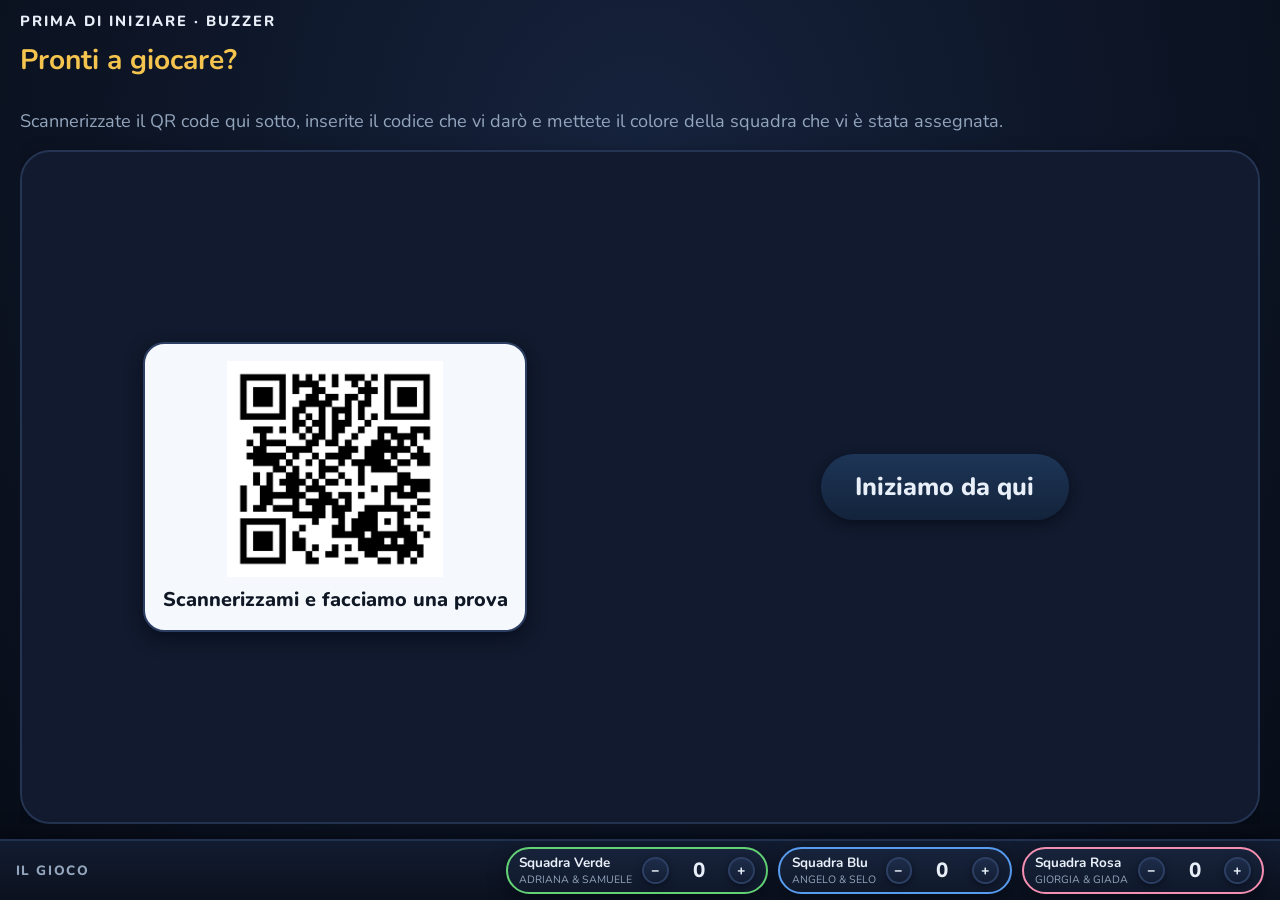
<file: night/index.html>
<!DOCTYPE html>
<html lang="it">
<head>
  <meta charset="UTF-8" />
  <meta name="viewport" content="width=device-width, initial-scale=1.0" />
  <title>Game Show</title>
  <link rel="stylesheet" href="style.css" />
</head>
<body>

  <!-- SEGNAPUNTI IN ALTO (il titolo del gioco appare solo a fine presentazione) -->
  <header class="topbar">
    <div class="brand" id="top-brand">IL GIOCO</div>

    <div class="teams">
      <div class="team-card team-green">
        <div>
          <div class="team-name" id="hud-name-green">Squadra Verde</div>
          <div class="team-members" id="hud-members-green">Adriana &amp; Samuele</div>
        </div>
        <div class="score-box">
          <button type="button" onclick="adjustScore('green', -100)">&#8722;</button>
          <span id="score-green">0</span>
          <button type="button" onclick="adjustScore('green', 100)">+</button>
        </div>
      </div>

      <div class="team-card team-blue">
        <div>
          <div class="team-name" id="hud-name-blue">Squadra Blu</div>
          <div class="team-members" id="hud-members-blue">Angelo &amp; Selo</div>
        </div>
        <div class="score-box">
          <button type="button" onclick="adjustScore('blue', -100)">&#8722;</button>
          <span id="score-blue">0</span>
          <button type="button" onclick="adjustScore('blue', 100)">+</button>
        </div>
      </div>

      <div class="team-card team-pink">
        <div>
          <div class="team-name" id="hud-name-pink">Squadra Rosa</div>
          <div class="team-members" id="hud-members-pink">Giorgia &amp; Giada</div>
        </div>
        <div class="score-box">
          <button type="button" onclick="adjustScore('pink', -100)">&#8722;</button>
          <span id="score-pink">0</span>
          <button type="button" onclick="adjustScore('pink', 100)">+</button>
        </div>
      </div>
    </div>
  </header>

  <main class="stage">

    <!-- SCHERMATA 0: LOBBY + BUZZER QR -->
    <section id="screen-lobby" class="screen is-active">
      <div class="eyebrow">PRIMA DI INIZIARE &middot; BUZZER</div>
      <h1>Pronti a giocare?</h1>
      <p class="lead">
        Scannerizzate il QR code qui sotto, inserite il codice che vi dar&ograve; e mettete il colore della squadra che vi &egrave; stata assegnata.
      </p>

      <div class="lobby-grid">
        <div class="qr-box">
          <img id="buzzer-qr-img" alt="QR Code Buzzer" />
          <div id="buzzer-qr-caption" class="qr-caption"></div>
        </div>

        <div class="lobby-controls">
          <button type="button" class="btn-primary big-btn" onclick="goToScreen('screen-music')">
            Iniziamo da qui
          </button>
        </div>
      </div>
    </section>

    <!-- SCHERMATA 1: ROUND MUSICALE -->
    <section id="screen-music" class="screen">
      <div class="eyebrow">ROUND 01 &middot; INDOVINA LE 6 CANZONI</div>
      <h1>Scopriamo le 6 categorie</h1>
      <p class="lead">
        State per ascoltare un medley di 6 brani: indovinate ogni canzone per guadagnare <strong>100 punti</strong> a brano e svelare cos&igrave; le 6 categorie del gioco.
      </p>

      <div class="master-audio-box">
        <audio id="music-round-player" controls preload="auto"></audio>
      </div>

      <div id="music-grid" class="music-grid"></div>

      <div class="music-hook-strip" id="music-hook-strip">
        <span class="callout-inline" id="pre-know-cats">Ma ora che sappiamo quali siano le categorie,</span>
        <span class="question-inline" id="pre-what-game">a cosa giochiamo?</span>
      </div>

      <div class="actions-bar">
        <button type="button" class="btn-secondary" onclick="goToScreen('screen-lobby')">
          &larr; Lobby
        </button>
        <button type="button" class="btn-primary" onclick="goToScreen('screen-intro')">
          Avanti: Presentazione &rarr;
        </button>
      </div>
    </section>

    <!-- SCHERMATA 2: PRESENTAZIONE ANIMATA -->
    <section id="screen-intro" class="screen">
      <div class="intro-toolbar">
        <div class="sync-pill">
          <span id="sync-status">Sincronizzato all'audio</span>
          <span id="intro-clock" class="clock">00:00 / 01:46</span>
        </div>

        <div class="toolbar-buttons">
          <button type="button" class="btn-secondary" onclick="prevIntroScene()">&larr; Indietro</button>
          <button type="button" class="btn-primary" onclick="nextIntroScene()">Avanti &rarr;</button>
          <button type="button" class="btn-secondary" onclick="restartIntroScene()">Ricomincia</button>
          <button type="button" class="btn-primary" onclick="unlockGameTitle(); goToScreen('screen-rules')">Regolamento &rarr;</button>
        </div>
      </div>

      <div id="intro-notice" class="notice"></div>

      <div class="cinema-box" id="cinema-box">

        <!-- SCENA 1: Format + 3 colonne -->
        <div class="scene" data-scene="1">
          <div class="squads-columns">
            <div class="col-slot slot-green" id="slot-green">
              <div class="q-mark">?</div>
              <div class="team-reveal-title" id="title-green">SQUADRA VERDE</div>
              <div class="players-split" id="players-green">
                <div class="player-box" id="p-green-1">ADRIANA</div>
                <div class="player-box" id="p-green-2">SAMUELE</div>
              </div>
            </div>

            <div class="col-slot slot-blue" id="slot-blue">
              <div class="q-mark">?</div>
              <div class="team-reveal-title" id="title-blue">SQUADRA BLU</div>
              <div class="players-split" id="players-blue">
                <div class="player-box" id="p-blue-1">ANGELO</div>
                <div class="player-box" id="p-blue-2">SELO</div>
              </div>
            </div>

            <div class="col-slot slot-pink" id="slot-pink">
              <div class="q-mark">?</div>
              <div class="team-reveal-title" id="title-pink">SQUADRA ROSA</div>
              <div class="players-split" id="players-pink">
                <div class="player-box" id="p-pink-1">GIORGIA</div>
                <div class="player-box" id="p-pink-2">GIADA</div>
              </div>
            </div>
          </div>

          <div class="format-banner">Da un format di <strong>La Sedia a 2 Gambe</strong></div>
        </div>

        <!-- SCENA 2: Notaio Martina -->
        <div class="scene center-scene" data-scene="2">
          <div class="notary-card" id="notary-card">
            <div class="notary-kicker">CON LA PARTECIPAZIONE STRAORDINARIA DI:</div>
            <div class="notary-name" id="notary-name">MARTINA COME NOTAIA</div>
          </div>
        </div>

        <!-- SCENA 3: Amichevole -> Malevolo Forre + Logo immagine + Titolo finale -->
        <div class="scene center-scene" data-scene="3">
          <div class="title-reveal" id="main-game-title">
            <div class="erm-title" id="final-game-title">ERM, ACTUALLY!</div>
            <img id="game-logo-img" class="game-logo-img" alt="Logo Erm, Actually!" />
          </div>
          <div class="host-banner" id="host-banner">
            Presentato dal vostro <span id="host-adj" class="adj-friendly">amichevole</span> <span id="host-name">Forre</span> di quartiere.
          </div>
        </div>

      </div>
    </section>

    <!-- SCHERMATA 3: REGOLAMENTO -->
    <section id="screen-rules" class="screen">
      <div class="eyebrow" id="rules-eyebrow">IL REGOLAMENTO</div>
      <h1>Pronti a scovare gli errori?</h1>

      <div class="rules-panel rules-panel-full">
        <ul class="rules-list rules-list-full" id="rules-list"></ul>
      </div>

      <div class="actions-bar">
        <button type="button" class="btn-secondary" onclick="goToScreen('screen-intro')">&larr; Torna alla Presentazione</button>
        <button type="button" class="btn-primary" onclick="goToScreen('screen-example')">Avanti: Vedi l'Esempio &rarr;</button>
      </div>
    </section>

    <!-- SCHERMATA 4: ESEMPIO DEDICATO (LA DIVINA COMMEDIA) -->
    <section id="screen-example" class="screen">
      <div class="example-header">
        <div>
          <div class="eyebrow">L'ESEMPIO &middot; PROVA SUL CAMPO</div>
          <h1 class="example-title" id="example-title">La Divina Commedia</h1>
        </div>
        <div class="example-controls">
          <button type="button" class="btn-secondary" onclick="prevExampleStep()">&larr; Indietro</button>
          <button type="button" class="btn-primary" onclick="nextExampleStep()">Passo successivo &rarr;</button>
          <button type="button" class="btn-secondary" onclick="resetExampleSteps()">Ricomincia</button>
        </div>
      </div>

      <div class="example-section example-section-full" id="example-section">
        <div class="example-players-bar" id="example-players-bar"></div>

        <div class="example-passage-box example-passage-box-full" id="example-passage"></div>

        <div class="example-event-card" id="example-event-card"></div>

        <div class="example-final-banner" id="example-final-banner"></div>
      </div>

      <div class="actions-bar">
        <button type="button" class="btn-secondary" onclick="goToScreen('screen-rules')">&larr; Torna al Regolamento</button>
        <button type="button" class="btn-primary" onclick="goToScreen('screen-board')">Vai alla Lobby Livelli &rarr;</button>
      </div>
    </section>

    <!-- SCHERMATA 5: LOBBY LIVELLI (TABELLONE CATEGORIE E PUNTEGGI) -->
    <section id="screen-board" class="screen">
      <div class="board-header">
        <div>
          <div class="eyebrow">LOBBY LIVELLI &middot; SCEGLI CATEGORIA E DIFFICOLT&Agrave;</div>
          <h1 class="board-title">Tabellone delle Categorie</h1>
        </div>
      </div>

      <div class="board-grid" id="board-grid"></div>

      <div class="board-footer">
        <button type="button" class="btn-secondary" onclick="goToScreen('screen-example')">&larr; Esempio</button>
        <button type="button" class="btn-primary giro-btn" onclick="goToScreen('screen-finale')">
          IL GIRO DI BOA &rarr;
        </button>
      </div>
    </section>

    <!-- SCHERMATA 6: LIVELLO ATTIVO -->
    <section id="screen-level" class="screen">
      <div class="level-header">
        <div>
          <div class="eyebrow" id="level-eyebrow">CATEGORIA &middot; PUNTI</div>
          <h1 class="level-title" id="level-title">Titolo Livello</h1>
        </div>
        <div class="level-header-actions">
          <button type="button" class="btn-primary" id="toggle-correction-btn" onclick="toggleLevelCorrection()">
            Mostra Errori
          </button>
          <button type="button" class="btn-secondary" id="toggle-played-btn" onclick="toggleCurrentLevelPlayed()">
            Segna come giocato
          </button>
          <button type="button" class="btn-secondary" onclick="goToScreen('screen-board')">
            &larr; Lobby Livelli
          </button>
        </div>
      </div>

      <div class="level-body">
        <div class="level-mode-banner" id="level-mode-banner">TESTO DA LEGGERE (3 ERRORI NASCOSTI)</div>
        <div class="level-text-box" id="level-text-box"></div>
        <div class="level-quick-points" id="level-quick-points"></div>
      </div>
    </section>

    <!-- SCHERMATA 7: IL GIRO DI BOA (SENZA MUSICA DI GIOCO) -->
    <section id="screen-finale" class="screen">
      <div class="level-header">
        <div>
          <div class="eyebrow">L'ULTIMA DOMANDA &middot; IL GIRO DI BOA</div>
          <h1 class="level-title" id="finale-title">Mitologia</h1>
        </div>
        <div class="level-header-actions">
          <span class="finale-timer" id="finale-timer-display">00:30</span>
          <button type="button" class="btn-secondary" onclick="startFinaleTimer()">Avvia 30s</button>
          <button type="button" class="btn-secondary" onclick="resetFinaleTimer()">Reset</button>
          <button type="button" class="btn-primary" id="toggle-finale-correction-btn" onclick="toggleFinaleCorrection()">
            Mostra Errore Giro di Boa
          </button>
          <button type="button" class="btn-secondary" onclick="goToScreen('screen-board')">
            &larr; Lobby Livelli
          </button>
        </div>
      </div>

      <div class="level-body">
        <div class="finale-rules-box" id="finale-rules-box"></div>
        <div class="level-mode-banner" id="finale-mode-banner">CATEGORIA: MITOLOGIA &mdash; 1 SOLO ERRORE NASCOSTO</div>
        <div class="level-text-box" id="finale-text-box"></div>
      </div>
    </section>

  </main>

  <script src="script.js"></script>
</body>
</html>
</file>
<file: style.css>
@import url("https://fonts.googleapis.com/css2?family=Nunito:wght@600;700;800;900&display=swap");

:root {
  --bg-dark: #e9f1f8;
  --bg-surface: #ffffff;
  --bg-elevated: #f3f8fc;
  --text-main: #3d4852;
  --text-muted: #6b7b8a;
  --accent-gold: #2b9bd8;      /* ex "oro": ora azzurro Wii */
  --accent-cyan: #3fa9e0;
  --pink: #f08ab0;
  --green: #5cc26b;
  --blue: #4a90e2;
  --danger: #e0443e;
  --success: #2eaa5c;
  --border-subtle: #cfdbe6;
  --wii-shadow: 0 0.25rem 0.875rem rgba(80, 110, 140, 0.16);
  --wii-shadow-hover: 0 0 0 0.1875rem rgba(63, 169, 224, 0.35), 0 0.5rem 1.125rem rgba(80, 110, 140, 0.25);
}

html {
  /* Scala calibrata per proiezione: leggibile a distanza senza gonfiare i layout */
  font-size: max(13px, min(1.35vw, 2.4vh));
}

*, *::before, *::after {
  box-sizing: border-box;
}

html, body {
  height: 100dvh;
  overflow: hidden;
  display: flex;
  flex-direction: column;
  margin: 0;
  font-family: "Nunito", "Varela Round", "Segoe UI", system-ui, sans-serif;
  background: radial-gradient(ellipse at 50% 25%, #ffffff 0%, #eef4fa 55%, #dbe7f1 100%) fixed;
  color: var(--text-main);
}

/* --- TOPBAR --- */
.topbar {
  flex-shrink: 0;
  z-index: 20;
  display: flex;
  flex-wrap: nowrap;
  align-items: center;
  justify-content: space-between;
  gap: 0.85em;
  padding: 0.45em 1.1em;
  order: 99;
  background: linear-gradient(#e6eef5, #d5e1ec);
  border-top: 0.125rem solid #c3d2df;
  box-shadow: 0 -3px 0.625rem rgba(80, 110, 140, 0.15);
  font-size: min(0.82rem, 1.25vw);
}

.topbar * {
  white-space: nowrap;
}

.brand {
  font-weight: 800;
  letter-spacing: 0.12em;
  font-size: 0.95em;
  color: var(--text-muted);
  transition: color 0.35s ease, letter-spacing 0.35s ease;
}

.brand.is-revealed {
  font-weight: 900;
  font-size: 1.08em;
  color: var(--accent-gold);
}

.teams {
  display: flex;
  flex-wrap: nowrap;
  gap: 0.7em;
}

.team-card {
  display: flex;
  align-items: center;
  gap: 0.7em;
  padding: 0.3em 0.8em;
  border-radius: 62.4375rem;
  background: linear-gradient(#ffffff, #f1f6fa);
  border: 0.125rem solid var(--border-subtle);
  box-shadow: var(--wii-shadow);
}

.team-green { border-color: var(--green); }
.team-blue { border-color: var(--blue); }
.team-pink { border-color: var(--pink); }

.team-name { font-weight: 700; font-size: 0.95em; }
.team-members { font-size: 0.75em; color: var(--text-muted); }

.score-box {
  display: flex;
  align-items: center;
  gap: 0.35em;
}

.score-box span {
  min-width: 2.4em;
  text-align: center;
  font-weight: 800;
  font-size: 1.45em;
  font-variant-numeric: tabular-nums;
}

.score-box button {
  width: 1.9em;
  height: 1.9em;
  font-size: 1em;
  border-radius: 50%;
  border: 0.125rem solid var(--border-subtle);
  background: linear-gradient(#ffffff, #e9f0f6);
  box-shadow: 0 0.125rem 0.3125rem rgba(80, 110, 140, 0.2);
  font-weight: 800;
  color: var(--text-main);
  cursor: pointer;
}

/* --- SCHERMATE --- */
.stage {
  flex: 1;
  min-height: 0;
  width: 100%;
  max-width: 96rem;
  margin: 0 auto;
  padding: 0.65rem 1.15rem 0.85rem;
  display: flex;
  flex-direction: column;
  overflow: hidden;
}

.screen {
  display: none;
  animation: fadeIn 0.3s ease;
}

.screen.is-active {
  flex: 1;
  min-height: 0;
  display: flex;
  flex-direction: column;
  justify-content: space-between;
  gap: 0.55rem;
  overflow: hidden;
}

@keyframes fadeIn {
  from { opacity: 0; transform: translateY(0.5rem); }
  to { opacity: 1; transform: translateY(0); }
}

.eyebrow {
  font-size: 0.85rem;
  font-weight: 800;
  letter-spacing: 0.14em;
  color: var(--accent-cyan);
  margin-bottom: 0.2rem;
}

h1 {
  margin: 0 0 0.2rem;
  font-size: clamp(1.45rem, 2.2vw, 2rem);
  line-height: 1.2;
}

.lead {
  color: var(--text-muted);
  font-size: 1.05rem;
  max-width: 68rem;
  line-height: 1.4;
  margin-bottom: 0.35rem;
}

.notice {
  min-height: 1.1rem;
  color: var(--accent-gold);
  font-size: 0.88rem;
  margin-bottom: 0.25rem;
}

/* --- LOBBY --- */
.lobby-grid {
  flex: 1;
  min-height: 0;
  display: grid;
  grid-template-columns: repeat(auto-fit, minmax(17.5rem, 1fr));
  gap: 1.5rem;
  align-items: center;
  justify-items: center;
  background: var(--bg-surface);
  border: 0.125rem solid var(--border-subtle);
  border-radius: 1.75rem;
  padding: 1.25rem;
  overflow: hidden;
  box-shadow: var(--wii-shadow);
}

.qr-box {
  text-align: center;
  background: #ffffff;
  color: #111;
  padding: 1rem;
  border-radius: 1.25rem;
  border: 0.125rem solid var(--border-subtle);
  box-shadow: var(--wii-shadow);
}

.qr-box img {
  width: 12.5rem;
  height: 12.5rem;
  object-fit: contain;
  display: block;
  margin: 0 auto 0.5rem;
}

.qr-caption {
  font-size: 1.15rem;
  font-weight: 800;
}

.lobby-controls {
  display: flex;
  flex-direction: column;
  align-items: center;
  justify-content: center;
  gap: 1rem;
}

/* --- ROUND MUSICALE --- */
.master-audio-box {
  flex-shrink: 0;
  display: flex;
  align-items: center;
  justify-content: center;
  padding: 0.5rem 1rem;
  margin-bottom: 0.35rem;
  border-radius: 62.4375rem;
  background: var(--bg-surface);
  border: 0.125rem solid var(--border-subtle);
  box-shadow: var(--wii-shadow);
}

.master-audio-box audio {
  width: min(32rem, 100%);
  height: 2.15rem;
  color-scheme: light;
}

.music-grid {
  flex: 1;
  min-height: 0;
  display: grid;
  grid-template-columns: repeat(3, 1fr);
  gap: 0.6rem;
  margin-bottom: 0.3rem;
  padding: 0.125rem 0.125rem 0.5rem;
}

.music-card {
  background: var(--bg-surface);
  border: 0.125rem solid var(--border-subtle);
  border-radius: 1.375rem;
  box-shadow: var(--wii-shadow);
  padding: 0.7rem 1rem;
  min-height: 0;
  display: flex;
  flex-direction: column;
  justify-content: space-between;
  cursor: pointer;
  user-select: none;
  transition: transform 0.2s, border-color 0.2s;
}

.music-card:hover { transform: scale(1.025); box-shadow: var(--wii-shadow-hover); }
.music-card[data-stage="1"] { border-color: var(--accent-cyan); }
.music-card[data-stage="2"] { border-color: var(--accent-gold); background: var(--bg-elevated); }

.card-num { font-size: 0.85rem; font-weight: 800; letter-spacing: 0.12em; color: var(--text-muted); }
.song-reveal { font-size: 1.35rem; font-weight: 800; margin-bottom: 0.2rem; }
.category-reveal { font-size: 1.6rem; font-weight: 900; color: var(--accent-gold); }

.music-hook-strip {
  flex-shrink: 0;
  min-height: 2.6rem;
  display: flex;
  flex-wrap: wrap;
  align-items: center;
  justify-content: center;
  gap: 0.75rem;
  padding: 0.45rem 1rem;
  border-radius: 62.4375rem;
  background: #ffffff;
  border: 0.125rem solid var(--border-subtle);
  box-shadow: var(--wii-shadow);
}

.callout-inline {
  opacity: 0;
  transform: translateY(0.375rem);
  transition: opacity 0.45s ease, transform 0.45s ease;
  font-size: 1.15rem;
  font-weight: 700;
  color: var(--text-main);
}

.question-inline {
  opacity: 0;
  transform: translateY(0.375rem);
  transition: opacity 0.5s ease, transform 0.5s ease;
  font-size: clamp(1.3rem, 2vw, 1.8rem);
  font-weight: 800;
  color: var(--accent-gold);
}

.is-shown {
  opacity: 1 !important;
  transform: translateY(0) !important;
}

/* --- PRESENTAZIONE CINEMATICA --- */
.intro-toolbar {
  flex-shrink: 0;
  display: flex;
  flex-wrap: wrap;
  align-items: center;
  justify-content: space-between;
  gap: 0.6rem;
}

.sync-pill {
  display: flex;
  align-items: center;
  gap: 0.6rem;
  padding: 0.35rem 0.85rem;
  border-radius: 62.4375rem;
  background: var(--bg-surface);
  border: 0.125rem solid var(--border-subtle);
  box-shadow: var(--wii-shadow);
  font-size: 0.9rem;
}

.clock {
  font-weight: 800;
  color: var(--accent-cyan);
  font-variant-numeric: tabular-nums;
}

.toolbar-buttons {
  display: flex;
  flex-wrap: wrap;
  gap: 0.5rem;
}

.cinema-box {
  flex: 1;
  min-height: 0;
  position: relative;
  background: #ffffff;
  border: 0.125rem solid var(--border-subtle);
  border-radius: 1.75rem;
  box-shadow: var(--wii-shadow);
  padding: 1rem 1.25rem;
  display: flex;
  align-items: center;
  justify-content: center;
  overflow: hidden;
  margin-bottom: 0.4rem;
}

.scene {
  display: none;
  width: 100%;
  animation: scenePop 0.35s ease;
}

.scene.is-active {
  display: block;
}

@keyframes scenePop {
  from { opacity: 0; transform: scale(0.98); }
  to { opacity: 1; transform: scale(1); }
}

.squads-columns {
  display: grid;
  grid-template-columns: repeat(3, 1fr);
  gap: 1rem;
  margin-bottom: 1rem;
}

.col-slot {
  min-height: 9.375rem;
  border: 0.125rem solid var(--border-subtle);
  border-radius: 1.5rem;
  box-shadow: var(--wii-shadow);
  background: linear-gradient(#ffffff, #f3f8fc);
  display: flex;
  flex-direction: column;
  align-items: center;
  justify-content: center;
  padding: 0.75rem;
  opacity: 0;
  transition: opacity 0.35s ease;
}

.col-slot.is-visible {
  opacity: 1;
}

.q-mark {
  font-size: clamp(2.6rem, 5vw, 3.8rem);
  font-weight: 900;
  line-height: 1;
}

.slot-green .q-mark { color: var(--green); }
.slot-blue .q-mark { color: var(--blue); }
.slot-pink .q-mark { color: var(--pink); }

.team-reveal-title,
.players-split {
  display: none;
  width: 100%;
}

.col-slot.show-team .q-mark { display: none; }
.col-slot.show-team .team-reveal-title {
  display: block;
  text-align: center;
  font-size: 1.45rem;
  font-weight: 900;
  letter-spacing: 0.04em;
}

.col-slot.show-players .q-mark,
.col-slot.show-players .team-reveal-title { display: none; }
.col-slot.show-players .players-split {
  display: grid;
  grid-template-rows: 1fr 1fr;
  gap: 0.625rem;
  height: 9.375rem;
}

.player-box {
  background: #ffffff;
  border: 0.125rem solid var(--border-subtle);
  border-radius: 1rem;
  box-shadow: 0 0.125rem 0.5rem rgba(80, 110, 140, 0.15);
  display: flex;
  align-items: center;
  justify-content: center;
  font-size: 1.35rem;
  font-weight: 800;
  letter-spacing: 0.05em;
  opacity: 0;
  transform: scale(0.95);
  transition: all 0.3s ease;
}

.player-box.is-open {
  opacity: 1;
  transform: scale(1);
}

.format-banner {
  max-width: 36rem;
  margin: 0 auto;
  padding: 0.6rem 1.1rem;
  text-align: center;
  background: #ffffff;
  border: 0.125rem solid var(--border-subtle);
  border-radius: 62.4375rem;
  box-shadow: var(--wii-shadow);
  font-size: 1.2rem;
  opacity: 0;
  transition: opacity 0.35s ease;
}

.format-banner.is-visible {
  opacity: 1;
}

.center-scene {
  text-align: center;
}

.notary-card {
  max-width: 38rem;
  margin: 0 auto;
  padding: 1.5rem;
  background: #ffffff;
  border: 0.125rem solid var(--border-subtle);
  border-radius: 1.75rem;
  box-shadow: var(--wii-shadow);
}

.notary-kicker {
  font-size: 1rem;
  letter-spacing: 0.08em;
  color: var(--text-muted);
  margin-bottom: 0.625rem;
}

.notary-name {
  font-size: 2rem;
  font-weight: 900;
  color: var(--accent-gold);
}

.title-reveal {
  opacity: 0;
  transform: scale(0.92);
  transition: all 0.4s ease;
  margin-bottom: 0.875rem;
}

.title-reveal.is-visible {
  opacity: 1;
  transform: scale(1);
}

.erm-title {
  font-size: clamp(2.4rem, 4.5vw, 3.8rem);
  font-weight: 900;
  color: var(--accent-gold);
  letter-spacing: 0.05em;
}

.game-logo-img {
  display: block;
  width: min(10.625rem, 45vw);
  max-height: 8.125rem;
  object-fit: contain;
  height: auto;
  margin: 0.5rem auto 0;
}

.host-banner {
  max-width: 38rem;
  margin: 0 auto;
  padding: 0.7rem 1.125rem;
  background: #ffffff;
  border: 0.125rem solid var(--border-subtle);
  border-radius: 62.4375rem;
  box-shadow: var(--wii-shadow);
  font-size: 1.35rem;
  font-weight: 700;
}

.adj-friendly { color: var(--accent-cyan); }
.adj-evil { color: var(--danger); font-weight: 900; }

/* --- REGOLAMENTO DEDICATO --- */
.rules-panel-full {
  flex: 1;
  min-height: 0;
  display: flex;
  flex-direction: column;
  justify-content: center;
  background: var(--bg-surface);
  border: 0.125rem solid var(--border-subtle);
  border-radius: 1.75rem;
  box-shadow: var(--wii-shadow);
  padding: 1.1rem 1.5rem;
  overflow-y: auto;
}

.rules-list-full {
  margin: 0;
  padding-left: 1.375rem;
  display: grid;
  gap: 0.55rem;
  font-size: min(1.5vw, 2vh);
  line-height: 1.45;
}

/* --- ESEMPIO DEDICATO --- */
.example-header {
  flex-shrink: 0;
  display: flex;
  flex-wrap: nowrap;
  align-items: center;
  justify-content: space-between;
  gap: 1rem;
}

.example-header > div:first-child {
  min-width: 0;
  flex: 1 1 auto;
}

.example-title {
  margin: 0;
  font-size: clamp(1.25rem, 1.9vw, 1.75rem);
  color: var(--accent-gold);
  line-height: 1.2;
}

.example-controls {
  flex-shrink: 0;
  display: flex;
  flex-wrap: nowrap;
  align-items: center;
  gap: 0.5rem;
}

.example-controls button {
  white-space: nowrap;
}

.example-section-full {
  flex: 1;
  min-height: 0;
  display: flex;
  flex-direction: column;
  justify-content: space-between;
  gap: 0.6rem;
  background: var(--bg-surface);
  border: 0.125rem solid var(--border-subtle);
  border-radius: 1.75rem;
  box-shadow: var(--wii-shadow);
  padding: 0.85rem 1.15rem;
  overflow: hidden;
}

.example-players-bar {
  flex-shrink: 0;
  display: grid;
  grid-template-columns: repeat(3, 1fr);
  gap: 0.75rem;
}

.ex-player-pill {
  background: var(--bg-elevated);
  border: 0.125rem solid var(--border-subtle);
  border-radius: 62.4375rem;
  padding: 0.45rem 1rem;
  display: flex;
  align-items: center;
  justify-content: space-between;
  font-size: 1rem;
  font-weight: 800;
}

.ex-player-score {
  font-variant-numeric: tabular-nums;
  padding: 0.1875rem 0.625rem;
  border-radius: 0.375rem;
  background: rgba(63, 169, 224, 0.12);
}

.ex-player-score.is-positive { color: var(--success); }
.ex-player-score.is-negative { color: var(--danger); }

.example-passage-box-full {
  flex: 1;
  min-height: 0;
  background: #f6fafd;
  border: 0.125rem solid var(--border-subtle);
  border-radius: 1.25rem;
  padding: 0.9rem 1.2rem;
  font-size: min(1.55vw, 2.1vh);
  line-height: 1.5;
  overflow-y: auto;
}

.ex-tag-wrong {
  background: rgba(224, 68, 62, 0.14);
  border-bottom: 0.125rem solid var(--danger);
  color: #c9302b;
  padding: 0.0625rem 0.3125rem;
  border-radius: 0.25rem;
}

.ex-tag-fixed {
  background: rgba(46, 170, 92, 0.15);
  border-bottom: 0.125rem solid var(--success);
  color: var(--success);
  padding: 0.0625rem 0.3125rem;
  border-radius: 0.25rem;
  font-weight: 700;
}

.example-event-card {
  flex-shrink: 0;
  background: var(--bg-elevated);
  border-left: 0.375rem solid var(--accent-cyan);
  border-radius: 1.125rem;
  padding: 0.55rem 1.1rem;
  font-size: 1rem;
  line-height: 1.4;
}

.example-final-banner {
  flex-shrink: 0;
  display: none;
  align-items: center;
  justify-content: center;
  gap: 0.625rem;
  background: rgba(63, 169, 224, 0.12);
  border: 0.125rem solid var(--accent-gold);
  color: var(--accent-gold);
  border-radius: 62.4375rem;
  padding: 0.45rem 1rem;
  font-size: 0.85rem;
  font-weight: 900;
  text-align: center;
  letter-spacing: 0.02em;
}

.example-final-banner.is-visible {
  display: flex;
}

.example-final-icon {
  width: 1.5rem;
  height: 1.5rem;
  object-fit: contain;
  flex-shrink: 0;
}

/* --- LOBBY LIVELLI (TABELLONE) --- */
.board-header {
  flex-shrink: 0;
  display: flex;
  flex-wrap: nowrap;
  align-items: center;
  justify-content: space-between;
  gap: 1rem;
}

.board-title {
  margin: 0;
  font-size: clamp(1.3rem, 2vw, 1.8rem);
  color: var(--accent-gold);
}

.audio-status-badge {
  flex-shrink: 0;
  white-space: nowrap;
  padding: 0.35rem 0.75rem;
  border-radius: 62.4375rem;
  font-size: 0.85rem;
  font-weight: 800;
  background: #ffffff;
  border: 0.125rem solid var(--accent-cyan);
  color: var(--accent-gold);
}

.audio-status-badge.is-muted {
  background: #fff1f0;
  border-color: var(--danger);
  color: #c9302b;
}

.board-grid {
  flex: 1;
  min-height: 0;
  display: grid;
  grid-template-columns: repeat(6, 1fr);
  gap: 0.6rem;
  padding: 0.125rem 0.125rem 0.5rem;
  overflow: hidden;
}

.board-col {
  min-height: 0;
  background: var(--bg-surface);
  border: 0.125rem solid var(--border-subtle);
  border-radius: 1.5rem;
  box-shadow: var(--wii-shadow);
  padding: 0.6rem;
  display: flex;
  flex-direction: column;
  justify-content: space-between;
  gap: 0.5rem;
}

.board-col-header {
  min-height: 2.6rem;
  display: flex;
  align-items: center;
  justify-content: center;
  text-align: center;
  font-size: 1rem;
  font-weight: 900;
  letter-spacing: 0.04em;
  color: var(--accent-gold);
  border-bottom: 0.0625rem solid var(--border-subtle);
  padding-bottom: 0.35rem;
}

.board-cell-btn {
  flex: 1;
  min-height: 0;
  border-radius: 1.125rem;
  border: 0.125rem solid var(--border-subtle);
  background: linear-gradient(#ffffff, #eef3f8);
  box-shadow: 0 0.1875rem 0.5rem rgba(80, 110, 140, 0.18);
  color: var(--text-main);
  font-size: 1.65rem;
  font-weight: 900;
  font-variant-numeric: tabular-nums;
  cursor: pointer;
  transition: transform 0.15s ease, border-color 0.15s ease, background 0.15s ease;
}

.board-cell-btn:hover {
  transform: scale(1.05);
  border-color: var(--accent-cyan);
  box-shadow: var(--wii-shadow-hover);
}

.board-cell-btn.is-played {
  background: #e3eaf0;
  border-color: #d3dde6;
  box-shadow: none;
  color: #9aa8b5;
  opacity: 0.7;
}

.board-footer {
  flex-shrink: 0;
  display: flex;
  align-items: center;
  justify-content: space-between;
  gap: 0.75rem;
}

.giro-btn {
  white-space: nowrap;
}

/* --- LIVELLO ATTIVO & GIRO DI BOA --- */
.level-header {
  flex-shrink: 0;
  display: flex;
  flex-wrap: nowrap;
  align-items: center;
  justify-content: space-between;
  gap: 1rem;
}

.level-header > div:first-child {
  min-width: 0;
  flex: 1 1 auto;
}

.level-title {
  margin: 0;
  font-size: clamp(1.25rem, 1.9vw, 1.8rem);
  color: var(--accent-gold);
  line-height: 1.2;
}

.level-header-actions {
  flex-shrink: 0;
  display: flex;
  flex-wrap: nowrap;
  align-items: center;
  gap: 0.45rem;
}

.level-header-actions button {
  white-space: nowrap;
}

.level-body {
  flex: 1;
  min-height: 0;
  display: flex;
  flex-direction: column;
  gap: 0.55rem;
  background: var(--bg-surface);
  border: 0.125rem solid var(--border-subtle);
  border-radius: 1.75rem;
  box-shadow: var(--wii-shadow);
  padding: 0.9rem 1.15rem;
  overflow: hidden;
}

.level-mode-banner {
  flex-shrink: 0;
  padding: 0.4rem 1rem;
  border-radius: 62.4375rem;
  font-size: 0.9rem;
  font-weight: 900;
  letter-spacing: 0.08em;
  background: rgba(63, 169, 224, 0.12);
  border: 0.125rem solid rgba(63, 169, 224, 0.45);
  color: var(--accent-gold);
}

.level-mode-banner.is-correction {
  background: rgba(46, 170, 92, 0.12);
  border-color: rgba(46, 170, 92, 0.5);
  color: var(--success);
}

.level-text-box {
  flex: 1;
  min-height: 0;
  background: #f6fafd;
  border: 0.125rem solid var(--border-subtle);
  border-radius: 1.25rem;
  padding: 0.95rem 1.2rem;
  font-size: min(1.55vw, 2.1vh);
  line-height: 1.5;
  overflow-y: auto;
}

.level-quick-points {
  flex-shrink: 0;
  display: grid;
  grid-template-columns: repeat(3, minmax(0, 1fr));
  gap: 0.6rem;
}

.quick-pt-card {
  background: var(--bg-elevated);
  border: 0.125rem solid var(--border-subtle);
  border-radius: 62.4375rem;
  padding: 0.4rem 0.8rem;
  display: flex;
  align-items: center;
  justify-content: space-between;
  gap: 0.4rem;
  font-size: 0.9rem;
  font-weight: 800;
}

.quick-pt-card > span {
  white-space: nowrap;
}

.quick-pt-btns {
  display: flex;
  gap: 0.4rem;
}

.quick-pt-btns button {
  padding: 0.3rem 0.8rem;
  border-radius: 62.4375rem;
  border: 0.125rem solid var(--border-subtle);
  background: var(--bg-surface);
  color: var(--text-main);
  font-weight: 800;
  font-size: 0.9rem;
  cursor: pointer;
  white-space: nowrap;
}

.quick-pt-btns button.plus-btn:hover {
  border-color: var(--success);
  color: var(--success);
}

.quick-pt-btns button.minus-btn:hover {
  border-color: var(--danger);
  color: var(--danger);
}

.finale-rules-box {
  flex-shrink: 0;
  background: var(--bg-elevated);
  border-left: 0.375rem solid var(--accent-gold);
  border-radius: 1.125rem;
  padding: 0.6rem 1rem;
  font-size: 0.95rem;
  line-height: 1.45;
  color: var(--text-main);
}

.finale-timer {
  font-variant-numeric: tabular-nums;
  font-weight: 900;
  font-size: 1.15rem;
  padding: 0.4rem 0.8rem;
  border-radius: 62.4375rem;
  background: #ffffff;
  border: 0.125rem solid var(--accent-gold);
  color: var(--accent-gold);
}

.actions-bar {
  flex-shrink: 0;
  display: flex;
  flex-wrap: wrap;
  gap: 0.6rem;
}

button {
  font-family: inherit;
}

button.btn-primary,
button.btn-secondary {
  padding: 0.48rem 1.1rem;
  font-size: 1rem;
  border-radius: 62.4375rem;
  font-family: inherit;
  font-weight: 800;
  cursor: pointer;
  border: none;
  box-shadow: 0 0.1875rem 0.5rem rgba(80, 110, 140, 0.2);
  transition: transform 0.15s ease, box-shadow 0.15s ease, border-color 0.15s ease;
}

button.btn-primary:hover,
button.btn-secondary:hover {
  transform: scale(1.05);
  box-shadow: var(--wii-shadow-hover);
}

button.btn-primary:active,
button.btn-secondary:active {
  transform: scale(0.97);
}

.btn-primary {
  background: linear-gradient(#ffffff, #e3f1fb);
  color: var(--accent-gold);
  border: 0.125rem solid var(--accent-cyan) !important;
}

.btn-secondary {
  background: linear-gradient(#ffffff, #eef3f8);
  color: var(--text-main);
  border: 0.125rem solid var(--border-subtle) !important;
}

.big-btn {
  padding: 0.9rem 2rem !important;
  font-size: 1.45rem !important;
}

/* --- PULSANTI PUNTEGGIO NEI LIVELLI: COLORE DELLA SQUADRA --- */
.quick-pt-card:nth-child(1) { --team: var(--green); --team-strong: #35a047; }
.quick-pt-card:nth-child(2) { --team: var(--blue);  --team-strong: #2f78d0; }
.quick-pt-card:nth-child(3) { --team: var(--pink);  --team-strong: #e05f93; }

.quick-pt-card {
  border-color: var(--team);
  background: color-mix(in srgb, var(--team) 10%, #ffffff);
}

.quick-pt-card > span {
  color: var(--team-strong);
  font-weight: 900;
}

.quick-pt-card .quick-pt-btns button.plus-btn {
  background: var(--team-strong);
  border-color: var(--team-strong);
  color: #ffffff;
  transition: transform 0.15s ease, box-shadow 0.15s ease;
}

.quick-pt-card .quick-pt-btns button.minus-btn {
  background: #ffffff;
  border-color: var(--team-strong);
  color: var(--team-strong);
  transition: transform 0.15s ease, box-shadow 0.15s ease;
}

.quick-pt-card .quick-pt-btns button.plus-btn:hover,
.quick-pt-card .quick-pt-btns button.minus-btn:hover {
  transform: scale(1.08);
  box-shadow: 0 0 0 0.1875rem color-mix(in srgb, var(--team) 35%, transparent), 0 0.375rem 0.75rem rgba(80, 110, 140, 0.25);
}

.quick-pt-card .quick-pt-btns button.plus-btn:hover { border-color: var(--team-strong); color: #ffffff; }
.quick-pt-card .quick-pt-btns button.minus-btn:hover { border-color: var(--team-strong); color: var(--team-strong); }

@media (max-width: 900px) {
  .board-grid {
    grid-template-columns: repeat(2, 1fr);
    overflow-y: auto;
  }
  .level-quick-points {
    grid-template-columns: 1fr;
  }
}

@media (max-width: 700px) {
  html, body {
    height: auto;
    min-height: 100dvh;
    overflow: auto;
  }
  .stage,
  .screen.is-active,
  .example-section-full,
  .board-grid,
  .level-body {
    overflow: visible;
    max-height: none;
  }
  .example-header,
  .example-controls,
  .board-header,
  .level-header,
  .level-header-actions {
    flex-wrap: wrap;
  }
  .board-grid {
    grid-template-columns: 1fr;
  }
  .squads-columns { grid-template-columns: 1fr; }
  .example-players-bar { grid-template-columns: 1fr; }
}
</file>
<file: night/style.css>
@import url("https://fonts.googleapis.com/css2?family=Nunito:wght@600;700;800;900&display=swap");

:root {
  --bg-dark: #0a101d;
  --bg-surface: #111a2e;
  --bg-elevated: #17233d;
  --bg-panel-soft: #0d1526;
  --text-main: #e8eff8;
  --text-muted: #93a5bc;
  --accent-gold: #4ab3f4;
  --accent-gold: #f4c44e;
  --pink: #f48fb1;
  --green: #62d275;
  --blue: #589cf0;
  --danger: #ff6b6b;
  --success: #4cd47f;
  --border-subtle: #243452;
  --night-shadow: 0 0.35rem 1rem rgba(2, 6, 15, 0.55);
  --night-shadow-hover: 0 0 0 0.1875rem rgba(89, 195, 255, 0.28), 0 0.5rem 1.25rem rgba(2, 6, 15, 0.72);
}

html {
  font-size: max(13px, min(1.35vw, 2.4vh));
}

*, *::before, *::after {
  box-sizing: border-box;
}

html, body {
  height: 100dvh;
  overflow: hidden;
  display: flex;
  flex-direction: column;
  margin: 0;
  font-family: "Nunito", "Segoe UI", system-ui, sans-serif;
  background: radial-gradient(ellipse at 50% 18%, #16233d 0%, #0d1526 55%, #070c16 100%) fixed;
  color: var(--text-main);
}

/* --- TOPBAR --- */
.topbar {
  flex-shrink: 0;
  z-index: 20;
  display: flex;
  flex-wrap: nowrap;
  align-items: center;
  justify-content: space-between;
  gap: 0.85em;
  padding: 0.45em 1.1em;
  order: 99;
  background: linear-gradient(180deg, #121c31 0%, #0b111e 100%);
  border-top: 0.125rem solid #21314f;
  box-shadow: 0 -4px 0.85rem rgba(2, 6, 15, 0.65);
  font-size: min(0.82rem, 1.25vw);
}

.topbar * {
  white-space: nowrap;
}

.brand {
  font-weight: 800;
  letter-spacing: 0.12em;
  font-size: 0.95em;
  color: var(--text-muted);
  transition: color 0.35s ease, letter-spacing 0.35s ease;
}

.brand.is-revealed {
  font-weight: 900;
  font-size: 1.08em;
  color: var(--accent-gold);
}

.teams {
  display: flex;
  flex-wrap: nowrap;
  gap: 0.7em;
}

.team-card {
  display: flex;
  align-items: center;
  gap: 0.7em;
  padding: 0.3em 0.8em;
  border-radius: 62.4375rem;
  background: linear-gradient(180deg, #17233b 0%, #10192b 100%);
  border: 0.125rem solid var(--border-subtle);
  box-shadow: var(--night-shadow);
}

.team-green { border-color: var(--green); }
.team-blue { border-color: var(--blue); }
.team-pink { border-color: var(--pink); }

.team-name { font-weight: 700; font-size: 0.95em; }
.team-members { font-size: 0.75em; color: var(--text-muted); }

.score-box {
  display: flex;
  align-items: center;
  gap: 0.35em;
}

.score-box span {
  min-width: 2.4em;
  text-align: center;
  font-weight: 800;
  font-size: 1.45em;
  font-variant-numeric: tabular-nums;
}

.score-box button {
  width: 1.9em;
  height: 1.9em;
  font-size: 1em;
  border-radius: 50%;
  border: 0.125rem solid #2c3f63;
  background: linear-gradient(180deg, #1d2c4a 0%, #131e33 100%);
  box-shadow: 0 0.125rem 0.35rem rgba(2, 6, 15, 0.5);
  font-weight: 800;
  color: var(--text-main);
  cursor: pointer;
}

/* --- SCHERMATE --- */
.stage {
  flex: 1;
  min-height: 0;
  width: 100%;
  max-width: 96rem;
  margin: 0 auto;
  padding: 0.65rem 1.15rem 0.85rem;
  display: flex;
  flex-direction: column;
  overflow: hidden;
}

.screen {
  display: none;
  animation: fadeIn 0.3s ease;
}

.screen.is-active {
  flex: 1;
  min-height: 0;
  display: flex;
  flex-direction: column;
  justify-content: space-between;
  gap: 0.55rem;
  overflow: hidden;
}

@keyframes fadeIn {
  from { opacity: 0; transform: translateY(0.5rem); }
  to { opacity: 1; transform: translateY(0); }
}

.eyebrow {
  font-size: 0.85rem;
  font-weight: 800;
  letter-spacing: 0.14em;
  color: var(--accent-cyan);
  margin-bottom: 0.2rem;
}

h1 {
  margin: 0 0 0.2rem;
  font-size: clamp(1.45rem, 2.2vw, 2rem);
  line-height: 1.2;
  color: #f4c44e;
}

.lead {
  color: var(--text-muted);
  font-size: 1.05rem;
  max-width: 68rem;
  line-height: 1.4;
  margin-bottom: 0.35rem;
}

.notice {
  min-height: 1.1rem;
  color: var(--accent-gold);
  font-size: 0.88rem;
  margin-bottom: 0.25rem;
}

/* --- LOBBY --- */
.lobby-grid {
  flex: 1;
  min-height: 0;
  display: grid;
  grid-template-columns: repeat(auto-fit, minmax(17.5rem, 1fr));
  gap: 1.5rem;
  align-items: center;
  justify-items: center;
  background: var(--bg-surface);
  border: 0.125rem solid var(--border-subtle);
  border-radius: 1.75rem;
  padding: 1.25rem;
  overflow: hidden;
  box-shadow: var(--night-shadow);
}

.qr-box {
  text-align: center;
  background: #f5f9fd;
  color: #101826;
  padding: 1rem;
  border-radius: 1.25rem;
  border: 0.125rem solid #2c3f63;
  box-shadow: var(--night-shadow);
}

.qr-box img {
  width: 12.5rem;
  height: 12.5rem;
  object-fit: contain;
  display: block;
  margin: 0 auto 0.5rem;
}

.qr-caption {
  font-size: 1.15rem;
  font-weight: 800;
}

.lobby-controls {
  display: flex;
  flex-direction: column;
  align-items: center;
  justify-content: center;
  gap: 1rem;
}

/* --- ROUND MUSICALE --- */
.master-audio-box {
  flex-shrink: 0;
  display: flex;
  align-items: center;
  justify-content: center;
  padding: 0.5rem 1rem;
  margin-bottom: 0.35rem;
  border-radius: 62.4375rem;
  background: var(--bg-surface);
  border: 0.125rem solid var(--border-subtle);
  box-shadow: var(--night-shadow);
}

.master-audio-box audio {
  width: min(32rem, 100%);
  height: 2.15rem;
  color-scheme: dark;
}

.music-grid {
  flex: 1;
  min-height: 0;
  display: grid;
  grid-template-columns: repeat(3, 1fr);
  gap: 0.6rem;
  margin-bottom: 0.3rem;
  padding: 0.125rem 0.125rem 0.5rem;
}

.music-card {
  background: var(--bg-surface);
  border: 0.125rem solid var(--border-subtle);
  border-radius: 1.375rem;
  box-shadow: var(--night-shadow);
  padding: 0.7rem 1rem;
  min-height: 0;
  display: flex;
  flex-direction: column;
  justify-content: space-between;
  cursor: pointer;
  user-select: none;
  transition: transform 0.2s, border-color 0.2s, box-shadow 0.2s;
}

.music-card:hover {
  transform: scale(1.025);
  box-shadow: var(--night-shadow-hover);
}

.music-card[data-stage="1"] { border-color: var(--accent-cyan); }
.music-card[data-stage="2"] { border-color: var(--accent-gold); background: var(--bg-elevated); }

.card-num { font-size: 0.85rem; font-weight: 800; letter-spacing: 0.12em; color: var(--text-muted); }
.song-reveal { font-size: 1.35rem; font-weight: 800; margin-bottom: 0.2rem; }
.category-reveal { font-size: 1.6rem; font-weight: 900; color: var(--accent-gold); }

.music-hook-strip {
  flex-shrink: 0;
  min-height: 2.6rem;
  display: flex;
  flex-wrap: wrap;
  align-items: center;
  justify-content: center;
  gap: 0.75rem;
  padding: 0.45rem 1rem;
  border-radius: 62.4375rem;
  background: var(--bg-surface);
  border: 0.125rem solid var(--border-subtle);
  box-shadow: var(--night-shadow);
}

.callout-inline {
  opacity: 0;
  transform: translateY(0.375rem);
  transition: opacity 0.45s ease, transform 0.45s ease;
  font-size: 1.15rem;
  font-weight: 700;
  color: var(--text-main);
}

.question-inline {
  opacity: 0;
  transform: translateY(0.375rem);
  transition: opacity 0.5s ease, transform 0.5s ease;
  font-size: clamp(1.3rem, 2vw, 1.8rem);
  font-weight: 800;
  color: var(--accent-gold);
}

.is-shown {
  opacity: 1 !important;
  transform: translateY(0) !important;
}

/* --- PRESENTAZIONE CINEMATICA --- */
.intro-toolbar {
  flex-shrink: 0;
  display: flex;
  flex-wrap: wrap;
  align-items: center;
  justify-content: space-between;
  gap: 0.6rem;
}

.sync-pill {
  display: flex;
  align-items: center;
  gap: 0.6rem;
  padding: 0.35rem 0.85rem;
  border-radius: 62.4375rem;
  background: var(--bg-surface);
  border: 0.125rem solid var(--border-subtle);
  box-shadow: var(--night-shadow);
  font-size: 0.9rem;
}

.clock {
  font-weight: 800;
  color: var(--accent-cyan);
  font-variant-numeric: tabular-nums;
}

.toolbar-buttons {
  display: flex;
  flex-wrap: wrap;
  gap: 0.5rem;
}

.cinema-box {
  flex: 1;
  min-height: 0;
  position: relative;
  background: var(--bg-surface);
  border: 0.125rem solid var(--border-subtle);
  border-radius: 1.75rem;
  box-shadow: var(--night-shadow);
  padding: 1rem 1.25rem;
  display: flex;
  align-items: center;
  justify-content: center;
  overflow: hidden;
  margin-bottom: 0.4rem;
}

.scene {
  display: none;
  width: 100%;
  animation: scenePop 0.35s ease;
}

.scene.is-active {
  display: block;
}

@keyframes scenePop {
  from { opacity: 0; transform: scale(0.98); }
  to { opacity: 1; transform: scale(1); }
}

.squads-columns {
  display: grid;
  grid-template-columns: repeat(3, 1fr);
  gap: 1rem;
  margin-bottom: 1rem;
}

.col-slot {
  min-height: 9.375rem;
  border: 0.125rem solid var(--border-subtle);
  border-radius: 1.5rem;
  box-shadow: var(--night-shadow);
  background: linear-gradient(180deg, #17233b 0%, #10192c 100%);
  display: flex;
  flex-direction: column;
  align-items: center;
  justify-content: center;
  padding: 0.75rem;
  opacity: 0;
  transition: opacity 0.35s ease;
}

.col-slot.is-visible {
  opacity: 1;
}

.q-mark {
  font-size: clamp(2.6rem, 5vw, 3.8rem);
  font-weight: 900;
  line-height: 1;
}

.slot-green .q-mark { color: var(--green); }
.slot-blue .q-mark { color: var(--blue); }
.slot-pink .q-mark { color: var(--pink); }

.team-reveal-title,
.players-split {
  display: none;
  width: 100%;
}

.col-slot.show-team .q-mark { display: none; }
.col-slot.show-team .team-reveal-title {
  display: block;
  text-align: center;
  font-size: 1.45rem;
  font-weight: 900;
  letter-spacing: 0.04em;
}

.col-slot.show-players .q-mark,
.col-slot.show-players .team-reveal-title { display: none; }
.col-slot.show-players .players-split {
  display: grid;
  grid-template-rows: 1fr 1fr;
  gap: 0.625rem;
  height: 9.375rem;
}

.player-box {
  background: var(--bg-elevated);
  border: 0.125rem solid #2c3f63;
  border-radius: 1rem;
  box-shadow: 0 0.125rem 0.5rem rgba(2, 6, 15, 0.45);
  display: flex;
  align-items: center;
  justify-content: center;
  font-size: 1.35rem;
  font-weight: 800;
  letter-spacing: 0.05em;
  opacity: 0;
  transform: scale(0.95);
  transition: all 0.3s ease;
}

.player-box.is-open {
  opacity: 1;
  transform: scale(1);
}

.format-banner {
  max-width: 36rem;
  margin: 0 auto;
  padding: 0.6rem 1.1rem;
  text-align: center;
  background: var(--bg-elevated);
  border: 0.125rem solid var(--border-subtle);
  border-radius: 62.4375rem;
  box-shadow: var(--night-shadow);
  font-size: 1.2rem;
  opacity: 0;
  transition: opacity 0.35s ease;
}

.format-banner.is-visible {
  opacity: 1;
}

.center-scene {
  text-align: center;
}

.notary-card {
  max-width: 38rem;
  margin: 0 auto;
  padding: 1.5rem;
  background: var(--bg-elevated);
  border: 0.125rem solid var(--border-subtle);
  border-radius: 1.75rem;
  box-shadow: var(--night-shadow);
}

.notary-kicker {
  font-size: 1rem;
  letter-spacing: 0.08em;
  color: var(--text-muted);
  margin-bottom: 0.625rem;
}

.notary-name {
  font-size: 2rem;
  font-weight: 900;
  color: var(--accent-gold);
}

.title-reveal {
  opacity: 0;
  transform: scale(0.92);
  transition: all 0.4s ease;
  margin-bottom: 0.875rem;
}

.title-reveal.is-visible {
  opacity: 1;
  transform: scale(1);
}

.erm-title {
  font-size: clamp(2.4rem, 4.5vw, 3.8rem);
  font-weight: 900;
  color: #f4c44e;
  letter-spacing: 0.05em;
}

.game-logo-img {
  display: block;
  width: min(10.625rem, 45vw);
  max-height: 8.125rem;
  object-fit: contain;
  height: auto;
  margin: 0.5rem auto 0;
}

.host-banner {
  max-width: 38rem;
  margin: 0 auto;
  padding: 0.7rem 1.125rem;
  background: var(--bg-elevated);
  border: 0.125rem solid var(--border-subtle);
  border-radius: 62.4375rem;
  box-shadow: var(--night-shadow);
  font-size: 1.35rem;
  font-weight: 700;
}

.adj-friendly { color: var(--accent-cyan); }
.adj-evil { color: var(--danger); font-weight: 900; }

/* --- REGOLAMENTO DEDICATO --- */
.rules-panel-full {
  flex: 1;
  min-height: 0;
  display: flex;
  flex-direction: column;
  justify-content: center;
  background: var(--bg-surface);
  border: 0.125rem solid var(--border-subtle);
  border-radius: 1.75rem;
  box-shadow: var(--night-shadow);
  padding: 1.1rem 1.5rem;
  overflow-y: auto;
}

.rules-list-full {
  margin: 0;
  padding-left: 1.375rem;
  display: grid;
  gap: 0.55rem;
  font-size: min(1.5vw, 2vh);
  line-height: 1.45;
}

/* --- ESEMPIO DEDICATO --- */
.example-header {
  flex-shrink: 0;
  display: flex;
  flex-wrap: nowrap;
  align-items: center;
  justify-content: space-between;
  gap: 1rem;
}

.example-header > div:first-child {
  min-width: 0;
  flex: 1 1 auto;
}

.example-title {
  margin: 0;
  font-size: clamp(1.25rem, 1.9vw, 1.75rem);
  color: #f4c44e;
  line-height: 1.2;
}

.example-controls {
  flex-shrink: 0;
  display: flex;
  flex-wrap: nowrap;
  align-items: center;
  gap: 0.5rem;
}

.example-controls button {
  white-space: nowrap;
}

.example-section-full {
  flex: 1;
  min-height: 0;
  display: flex;
  flex-direction: column;
  justify-content: space-between;
  gap: 0.6rem;
  background: var(--bg-surface);
  border: 0.125rem solid var(--border-subtle);
  border-radius: 1.75rem;
  box-shadow: var(--night-shadow);
  padding: 0.85rem 1.15rem;
  overflow: hidden;
}

.example-players-bar {
  flex-shrink: 0;
  display: grid;
  grid-template-columns: repeat(3, 1fr);
  gap: 0.75rem;
}

.ex-player-pill {
  background: var(--bg-elevated);
  border: 0.125rem solid var(--border-subtle);
  border-radius: 62.4375rem;
  padding: 0.45rem 1rem;
  display: flex;
  align-items: center;
  justify-content: space-between;
  font-size: 1rem;
  font-weight: 800;
}

.ex-player-score {
  font-variant-numeric: tabular-nums;
  padding: 0.1875rem 0.625rem;
  border-radius: 0.375rem;
  background: rgba(89, 195, 255, 0.14);
}

.ex-player-score.is-positive { color: var(--success); }
.ex-player-score.is-negative { color: var(--danger); }

.example-passage-box-full {
  flex: 1;
  min-height: 0;
  background: var(--bg-panel-soft);
  border: 0.125rem solid #1e2d48;
  border-radius: 1.25rem;
  padding: 0.9rem 1.2rem;
  font-size: min(1.55vw, 2.1vh);
  line-height: 1.5;
  overflow-y: auto;
}

.ex-tag-wrong {
  background: rgba(255, 107, 107, 0.18);
  border-bottom: 0.125rem solid var(--danger);
  color: #ff9494;
  padding: 0.0625rem 0.3125rem;
  border-radius: 0.25rem;
}

.ex-tag-fixed {
  background: rgba(76, 212, 127, 0.18);
  border-bottom: 0.125rem solid var(--success);
  color: var(--success);
  padding: 0.0625rem 0.3125rem;
  border-radius: 0.25rem;
  font-weight: 700;
}

.example-event-card {
  flex-shrink: 0;
  background: var(--bg-elevated);
  border-left: 0.375rem solid var(--accent-cyan);
  border-radius: 1.125rem;
  padding: 0.55rem 1.1rem;
  font-size: 1rem;
  line-height: 1.4;
}

.example-final-banner {
  flex-shrink: 0;
  display: none;
  align-items: center;
  justify-content: center;
  gap: 0.625rem;
  background: rgba(89, 195, 255, 0.12);
  border: 0.125rem solid var(--accent-gold);
  color: var(--accent-gold);
  border-radius: 62.4375rem;
  padding: 0.45rem 1rem;
  font-size: 0.85rem;
  font-weight: 900;
  text-align: center;
  letter-spacing: 0.02em;
}

.example-final-banner.is-visible {
  display: flex;
}

.example-final-icon {
  width: 1.5rem;
  height: 1.5rem;
  object-fit: contain;
  flex-shrink: 0;
}

/* --- LOBBY LIVELLI (TABELLONE) --- */
.board-header {
  flex-shrink: 0;
  display: flex;
  flex-wrap: nowrap;
  align-items: center;
  justify-content: space-between;
  gap: 1rem;
}

.board-title {
  margin: 0;
  font-size: clamp(1.3rem, 2vw, 1.8rem);
  color: var(--accent-gold);
}

.board-grid {
  flex: 1;
  min-height: 0;
  display: grid;
  grid-template-columns: repeat(6, 1fr);
  gap: 0.6rem;
  padding: 0.125rem 0.125rem 0.5rem;
  overflow: hidden;
}

.board-col {
  min-height: 0;
  background: var(--bg-surface);
  border: 0.125rem solid var(--border-subtle);
  border-radius: 1.5rem;
  box-shadow: var(--night-shadow);
  padding: 0.6rem;
  display: flex;
  flex-direction: column;
  justify-content: space-between;
  gap: 0.5rem;
}

.board-col-header {
  min-height: 2.6rem;
  display: flex;
  align-items: center;
  justify-content: center;
  text-align: center;
  font-size: 1rem;
  font-weight: 900;
  letter-spacing: 0.04em;
  color: #f4c44e;
  border-bottom: 0.0625rem solid var(--border-subtle);
  padding-bottom: 0.35rem;
}

.board-cell-btn {
  flex: 1;
  min-height: 0;
  border-radius: 1.125rem;
  border: 0.125rem solid #2c3f63;
  background: linear-gradient(180deg, #1a2844 0%, #111b2f 100%);
  box-shadow: 0 0.25rem 0.6rem rgba(2, 6, 15, 0.55);
  color: var(--text-main);
  font-size: 1.65rem;
  font-weight: 900;
  font-variant-numeric: tabular-nums;
  cursor: pointer;
  transition: transform 0.15s ease, border-color 0.15s ease, background 0.15s ease, box-shadow 0.15s ease;
}

.board-cell-btn:hover {
  transform: scale(1.05);
  border-color: var(--accent-cyan);
  box-shadow: var(--night-shadow-hover);
}

.board-cell-btn.is-played {
  background: #0b111e;
  border-color: #192439;
  box-shadow: none;
  color: #4d5f7a;
  opacity: 0.65;
}

.board-footer {
  flex-shrink: 0;
  display: flex;
  align-items: center;
  justify-content: space-between;
  gap: 0.75rem;
}

.giro-btn {
  white-space: nowrap;
}

/* --- LIVELLO ATTIVO & GIRO DI BOA --- */
.level-header {
  flex-shrink: 0;
  display: flex;
  flex-wrap: nowrap;
  align-items: center;
  justify-content: space-between;
  gap: 1rem;
}

.level-header > div:first-child {
  min-width: 0;
  flex: 1 1 auto;
}

.level-title {
  margin: 0;
  font-size: clamp(1.25rem, 1.9vw, 1.8rem);
  color: #f4c44e;
  line-height: 1.2;
}

.level-header-actions {
  flex-shrink: 0;
  display: flex;
  flex-wrap: nowrap;
  align-items: center;
  gap: 0.45rem;
}

.level-header-actions button {
  white-space: nowrap;
}

.level-body {
  flex: 1;
  min-height: 0;
  display: flex;
  flex-direction: column;
  gap: 0.55rem;
  background: var(--bg-surface);
  border: 0.125rem solid var(--border-subtle);
  border-radius: 1.75rem;
  box-shadow: var(--night-shadow);
  padding: 0.9rem 1.15rem;
  overflow: hidden;
}

.level-mode-banner {
  flex-shrink: 0;
  padding: 0.4rem 1rem;
  border-radius: 62.4375rem;
  font-size: 0.9rem;
  font-weight: 900;
  letter-spacing: 0.08em;
  background: rgba(89, 195, 255, 0.12);
  border: 0.125rem solid rgba(89, 195, 255, 0.42);
  color: var(--accent-gold);
}

.level-mode-banner.is-correction {
  background: rgba(76, 212, 127, 0.14);
  border-color: rgba(76, 212, 127, 0.5);
  color: var(--success);
}

.level-text-box {
  flex: 1;
  min-height: 0;
  background: var(--bg-panel-soft);
  border: 0.125rem solid #1e2d48;
  border-radius: 1.25rem;
  padding: 0.95rem 1.2rem;
  font-size: min(1.55vw, 2.1vh);
  line-height: 1.5;
  overflow-y: auto;
}

.level-quick-points {
  flex-shrink: 0;
  display: grid;
  grid-template-columns: repeat(3, minmax(0, 1fr));
  gap: 0.6rem;
}

.quick-pt-card {
  background: var(--bg-elevated);
  border: 0.125rem solid var(--border-subtle);
  border-radius: 62.4375rem;
  padding: 0.4rem 0.8rem;
  display: flex;
  align-items: center;
  justify-content: space-between;
  gap: 0.4rem;
  font-size: 0.9rem;
  font-weight: 800;
}

.quick-pt-card > span {
  white-space: nowrap;
}

.quick-pt-btns {
  display: flex;
  gap: 0.4rem;
}

.quick-pt-btns button {
  padding: 0.3rem 0.8rem;
  border-radius: 62.4375rem;
  border: 0.125rem solid #2c3f63;
  background: var(--bg-surface);
  color: var(--text-main);
  font-weight: 800;
  font-size: 0.9rem;
  cursor: pointer;
  white-space: nowrap;
}

.quick-pt-btns button.plus-btn:hover {
  border-color: var(--success);
  color: var(--success);
}

.quick-pt-btns button.minus-btn:hover {
  border-color: var(--danger);
  color: var(--danger);
}

.finale-rules-box {
  flex-shrink: 0;
  background: var(--bg-elevated);
  border-left: 0.375rem solid var(--accent-gold);
  border-radius: 1.125rem;
  padding: 0.6rem 1rem;
  font-size: 0.95rem;
  line-height: 1.45;
  color: var(--text-main);
}

.finale-timer {
  font-variant-numeric: tabular-nums;
  font-weight: 900;
  font-size: 1.15rem;
  padding: 0.4rem 0.8rem;
  border-radius: 62.4375rem;
  background: var(--bg-elevated);
  border: 0.125rem solid var(--accent-gold);
  color: var(--accent-gold);
}

.actions-bar {
  flex-shrink: 0;
  display: flex;
  flex-wrap: wrap;
  gap: 0.6rem;
}

button {
  font-family: inherit;
}

button.btn-primary,
button.btn-secondary {
  padding: 0.48rem 1.1rem;
  font-size: 1rem;
  border-radius: 62.4375rem;
  font-family: inherit;
  font-weight: 800;
  cursor: pointer;
  border: none;
  box-shadow: 0 0.25rem 0.65rem rgba(2, 6, 15, 0.5);
  transition: transform 0.15s ease, box-shadow 0.15s ease, border-color 0.15s ease;
}

button.btn-primary:hover,
button.btn-secondary:hover {
  transform: scale(1.05);
  box-shadow: var(--night-shadow-hover);
}

button.btn-primary:active,
button.btn-secondary:active {
  transform: scale(0.97);
}

.btn-primary {
  background: linear-gradient(180deg, #1d3557 0%, #13233b 100%);
  color: var(--accent-cyan);
  border: 0.125rem solid var(--accent-cyan) !important;
}

.btn-secondary {
  background: linear-gradient(180deg, #1b2842 0%, #121b2e 100%);
  color: var(--text-main);
  border: 0.125rem solid #2c3f63 !important;
}

.big-btn {
  padding: 0.9rem 2rem !important;
  font-size: 1.45rem !important;
}

/* --- PULSANTI PUNTEGGIO NEI LIVELLI: COLORE DELLA SQUADRA --- */
.quick-pt-card:nth-child(1) { --team: var(--green); --team-strong: #46b85a; }
.quick-pt-card:nth-child(2) { --team: var(--blue);  --team-strong: #4289e0; }
.quick-pt-card:nth-child(3) { --team: var(--pink);  --team-strong: #e2749b; }

.quick-pt-card {
  border-color: var(--team);
  background: color-mix(in srgb, var(--team) 13%, #111a2e);
}

.quick-pt-card > span {
  color: var(--team);
  font-weight: 900;
}

.quick-pt-card .quick-pt-btns button.plus-btn {
  background: var(--team-strong);
  border-color: var(--team-strong);
  color: #09101c;
  transition: transform 0.15s ease, box-shadow 0.15s ease;
}

.quick-pt-card .quick-pt-btns button.minus-btn {
  background: #10192b;
  border-color: var(--team-strong);
  color: var(--team);
  transition: transform 0.15s ease, box-shadow 0.15s ease;
}

.quick-pt-card .quick-pt-btns button.plus-btn:hover,
.quick-pt-card .quick-pt-btns button.minus-btn:hover {
  transform: scale(1.08);
  box-shadow: 0 0 0 0.1875rem color-mix(in srgb, var(--team) 32%, transparent), 0 0.375rem 0.75rem rgba(2, 6, 15, 0.65);
}

.quick-pt-card .quick-pt-btns button.plus-btn:hover { border-color: var(--team-strong); color: #09101c; }
.quick-pt-card .quick-pt-btns button.minus-btn:hover { border-color: var(--team-strong); color: var(--team); }

@media (max-width: 900px) {
  .board-grid {
    grid-template-columns: repeat(2, 1fr);
    overflow-y: auto;
  }
  .level-quick-points {
    grid-template-columns: 1fr;
  }
}

@media (max-width: 700px) {
  html, body {
    height: auto;
    min-height: 100dvh;
    overflow: auto;
  }
  .stage,
  .screen.is-active,
  .example-section-full,
  .board-grid,
  .level-body {
    overflow: visible;
    max-height: none;
  }
  .example-header,
  .example-controls,
  .board-header,
  .level-header,
  .level-header-actions {
    flex-wrap: wrap;
  }
  .board-grid {
    grid-template-columns: 1fr;
  }
  .squads-columns { grid-template-columns: 1fr; }
  .example-players-bar { grid-template-columns: 1fr; }
}
</file>
